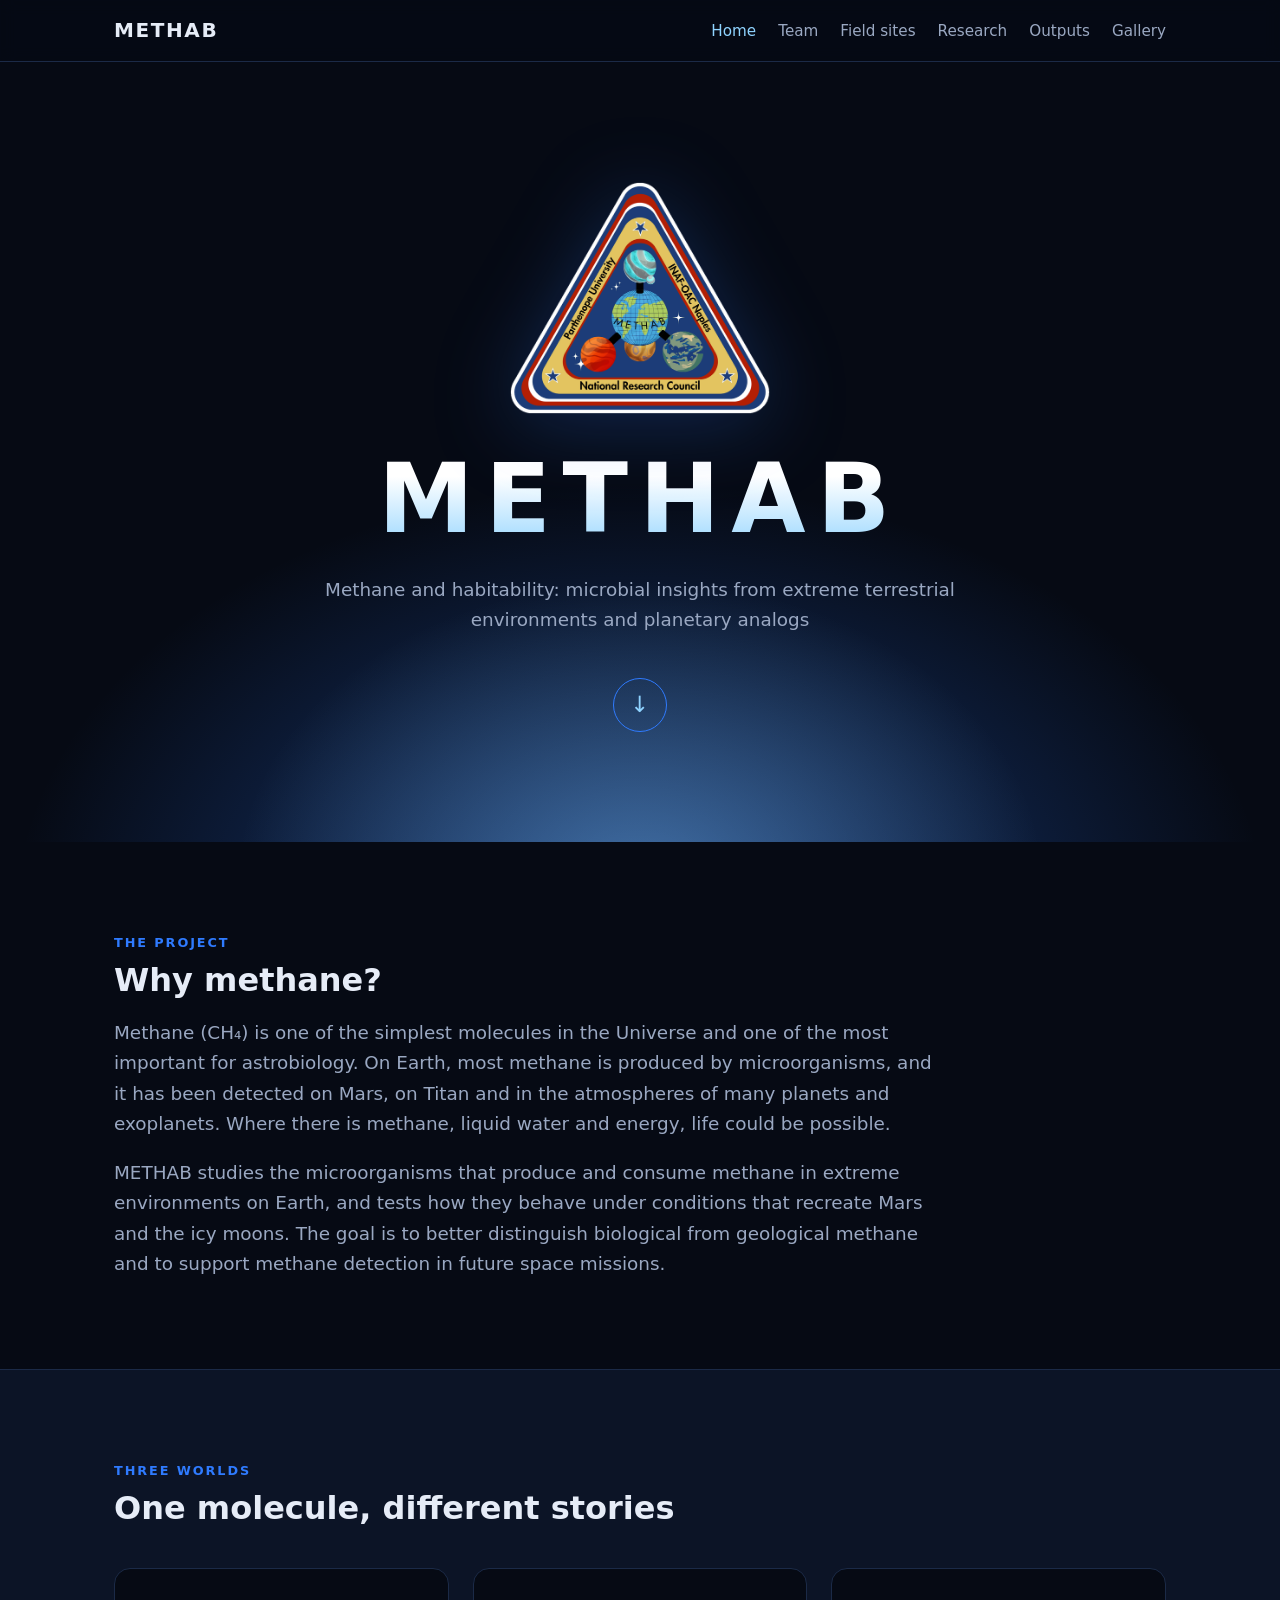
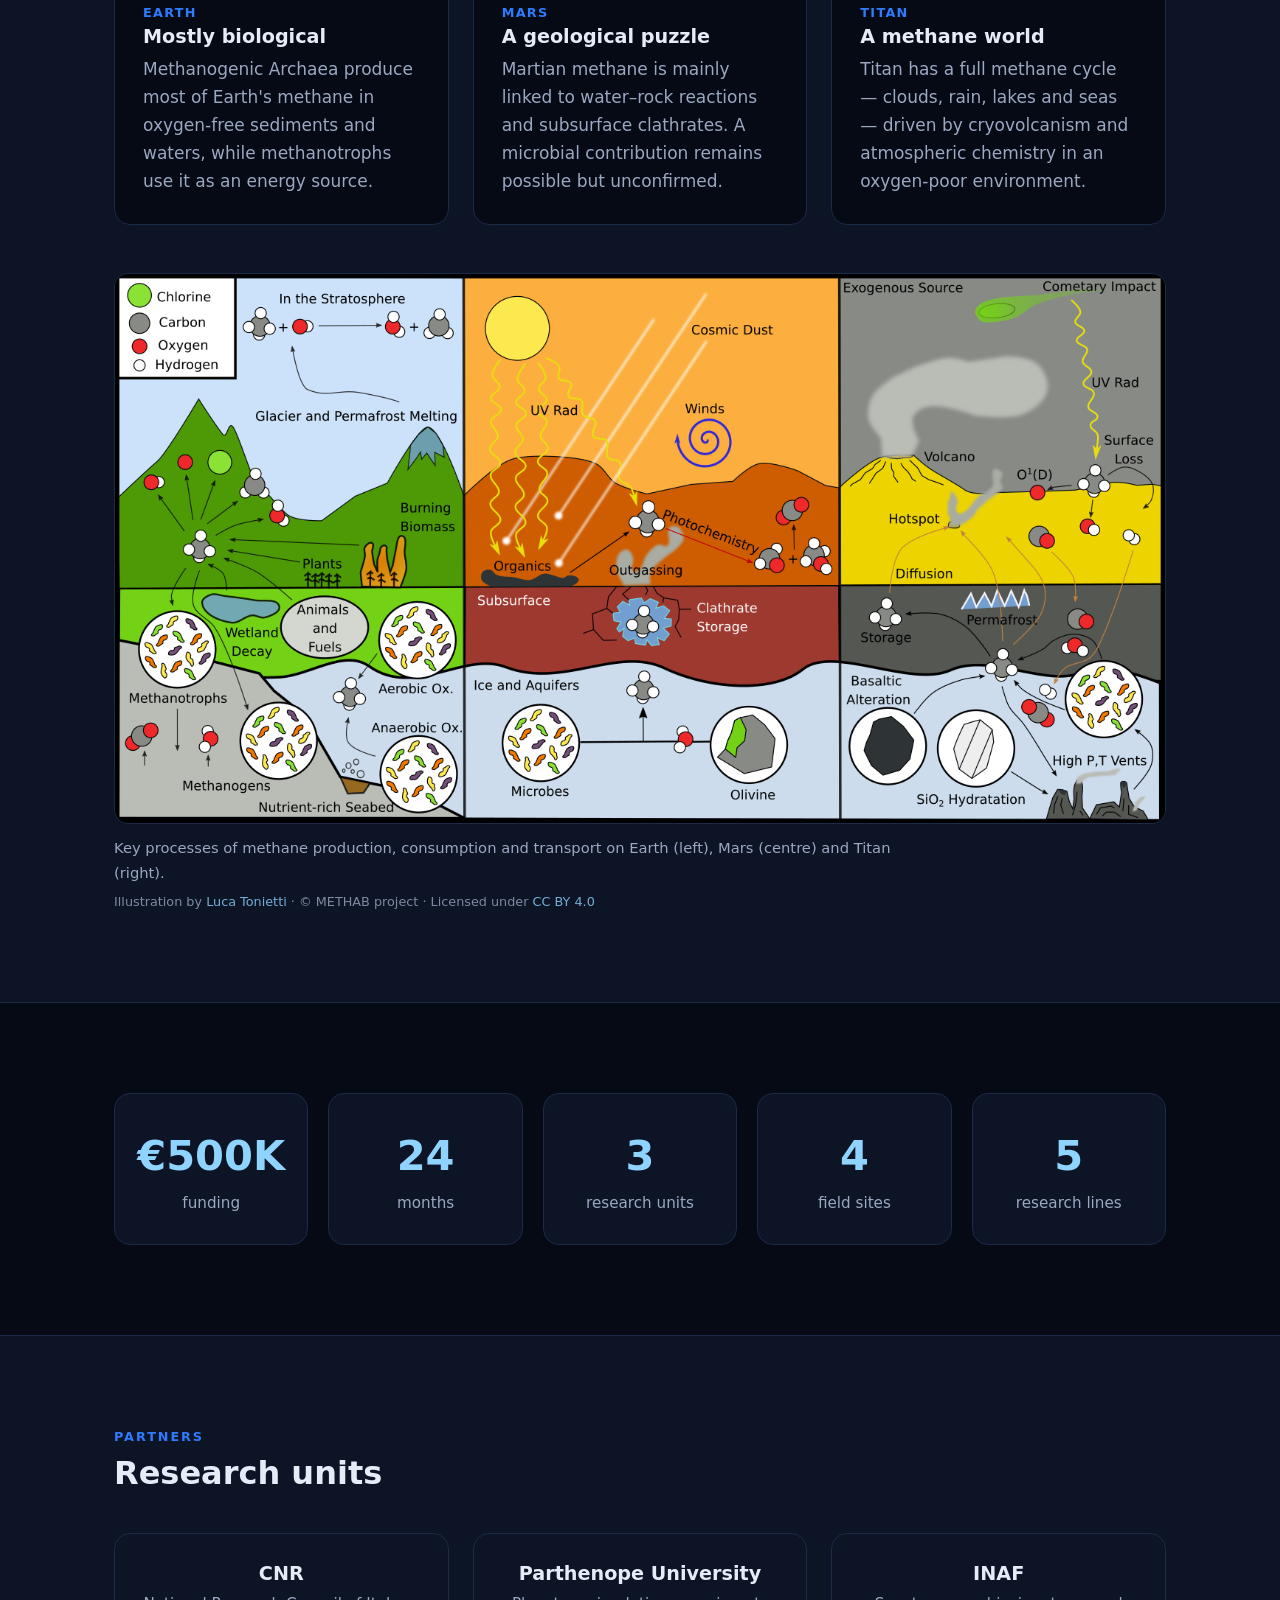
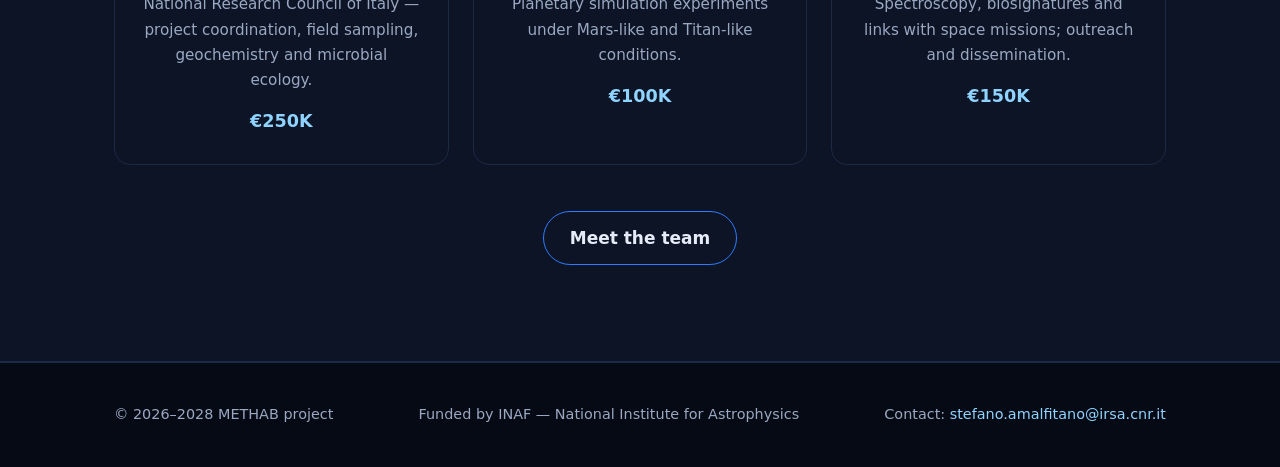
<file: index.html>
<!DOCTYPE html>
<html lang="en">
<head>
  <meta charset="UTF-8">
  <meta name="viewport" content="width=device-width, initial-scale=1.0">
  <title>METHAB — Methane and Habitability</title>
  <meta name="description" content="METHAB: microbial insights into methane cycling in extreme terrestrial environments and planetary analogs.">
  <link rel="stylesheet" href="style.css">

  <!-- Icons (browser tab, phone home screen) -->
  <link rel="icon" type="image/png" sizes="32x32" href="favicon-32.png">
  <link rel="icon" type="image/png" sizes="192x192" href="favicon-192.png">
  <link rel="apple-touch-icon" href="apple-touch-icon.png">

  <!-- Link preview (WhatsApp, LinkedIn, email...). If the domain changes, update the URLs below. -->
  <meta property="og:type" content="website">
  <meta property="og:site_name" content="METHAB">
  <meta property="og:title" content="METHAB — Methane and Habitability">
  <meta property="og:description" content="METHAB: microbial insights into methane cycling in extreme terrestrial environments and planetary analogs.">
  <meta property="og:url" content="https://microecolab.github.io/METHAB/">
  <meta property="og:image" content="https://microecolab.github.io/METHAB/og-image.png">
  <meta name="twitter:card" content="summary_large_image">
</head>
<body>

  <!-- ================= HEADER / MENU (same on every page) ================= -->
  <header class="site-header">
    <div class="container">
      <a href="index.html" class="logo">
        METHAB
      </a>
      <!-- menu button, visible only on phones -->
      <input type="checkbox" id="menu-toggle" class="menu-toggle">
      <label for="menu-toggle" class="menu-btn" aria-label="Menu">☰</label>
      <ul class="nav">
        <li><a href="index.html" class="active">Home</a></li>
        <li><a href="team.html">Team</a></li>
        <li><a href="sites.html">Field sites</a></li>
        <li><a href="research.html">Research</a></li>
        <li><a href="outputs.html">Outputs</a></li>
        <li><a href="gallery.html">Gallery</a></li>
      </ul>
    </div>
  </header>

  <!-- ================= HERO ================= -->
  <div class="hero">
    <div class="container">
      <img src="logo_methab_small.png" alt="METHAB project logo" class="hero-logo">
      <h1>METHAB</h1>
      <p class="subtitle">
        Methane and habitability: microbial insights from extreme terrestrial
        environments and planetary analogs
      </p>
      <a href="#project" class="cue-ring" aria-label="Scroll to the project">↓</a>
    </div>
  </div>

  <!-- ================= THE PROJECT ================= -->
  <section id="project">
    <div class="container">
      <span class="eyebrow">The project</span>
      <h2>Why methane?</h2>
      <p class="lead">
        Methane (CH₄) is one of the simplest molecules in the Universe and one of the most
        important for astrobiology. On Earth, most methane is produced by microorganisms,
        and it has been detected on Mars, on Titan and in the atmospheres of many planets
        and exoplanets. Where there is methane, liquid water and energy, life could be possible.
      </p>
      <p class="lead">
        METHAB studies the microorganisms that produce and consume methane in extreme
        environments on Earth, and tests how they behave under conditions that recreate
        Mars and the icy moons. The goal is to better distinguish biological from geological
        methane and to support methane detection in future space missions.
      </p>
    </div>
  </section>

  <!-- ================= THREE WORLDS ================= -->
  <section class="alt">
    <div class="container">
      <span class="eyebrow">Three worlds</span>
      <h2>One molecule, different stories</h2>
      <div class="cards">
        <div class="card">
          <span class="tag">Earth</span>
          <h3>Mostly biological</h3>
          <p>Methanogenic Archaea produce most of Earth's methane in oxygen-free sediments
             and waters, while methanotrophs use it as an energy source.</p>
        </div>
        <div class="card">
          <span class="tag">Mars</span>
          <h3>A geological puzzle</h3>
          <p>Martian methane is mainly linked to water–rock reactions and subsurface
             clathrates. A microbial contribution remains possible but unconfirmed.</p>
        </div>
        <div class="card">
          <span class="tag">Titan</span>
          <h3>A methane world</h3>
          <p>Titan has a full methane cycle — clouds, rain, lakes and seas — driven by
             cryovolcanism and atmospheric chemistry in an oxygen-poor environment.</p>
        </div>
      </div>

      <figure class="figure">
        <a href="images/fig-three-worlds.png" target="_blank" rel="noopener">
          <img src="images/fig-three-worlds.png" alt="Diagram of methane production, consumption and transport on Earth, Mars and Titan" loading="lazy">
        </a>
        <figcaption>Key processes of methane production, consumption and transport on Earth (left),
          Mars (centre) and Titan (right).
              <span class="fig-license">Illustration by <a href="https://www.lucatonietti.com" target="_blank" rel="noopener">Luca Tonietti</a> · © METHAB project · Licensed under
              <a href="https://creativecommons.org/licenses/by/4.0/" target="_blank" rel="noopener">CC BY 4.0</a></span></figcaption>
      </figure>
    </div>
  </section>

  <!-- ================= KEY NUMBERS ================= -->
  <section>
    <div class="container">
      <div class="stats">
        <div class="stat"><div class="num">€500K</div><div class="label">funding</div></div>
        <div class="stat"><div class="num">24</div><div class="label">months</div></div>
        <div class="stat"><div class="num">3</div><div class="label">research units</div></div>
        <div class="stat"><div class="num">4</div><div class="label">field sites</div></div>
        <div class="stat"><div class="num">5</div><div class="label">research lines</div></div>
      </div>
    </div>
  </section>

  <!-- ================= PARTNERS ================= -->
  <section class="alt">
    <div class="container">
      <span class="eyebrow">Partners</span>
      <h2>Research units</h2>
      <div class="partners">
        <div class="partner">
          <h3>CNR</h3>
          <p>National Research Council of Italy — project coordination, field sampling,
             geochemistry and microbial ecology.</p>
          <p class="budget">€250K</p>
        </div>
        <div class="partner">
          <h3>Parthenope University</h3>
          <p>Planetary simulation experiments under Mars-like and Titan-like conditions.</p>
          <p class="budget">€100K</p>
        </div>
        <div class="partner">
          <h3>INAF</h3>
          <p>Spectroscopy, biosignatures and links with space missions; outreach and dissemination.</p>
          <p class="budget">€150K</p>
        </div>
      </div>
      <p style="margin-top:40px; text-align:center;">
        <a href="team.html" class="btn">Meet the team</a>
      </p>
    </div>
  </section>

  <!-- ================= FOOTER (same on every page) ================= -->
  <footer class="site-footer">
    <div class="container">
      <span>© 2026–2028 METHAB project</span>
      <span>Funded by INAF — National Institute for Astrophysics</span>
      <span>Contact: <a href="mailto:stefano.amalfitano@irsa.cnr.it">stefano.amalfitano@irsa.cnr.it</a></span>
    </div>
  </footer>

</body>
</html>
</file>
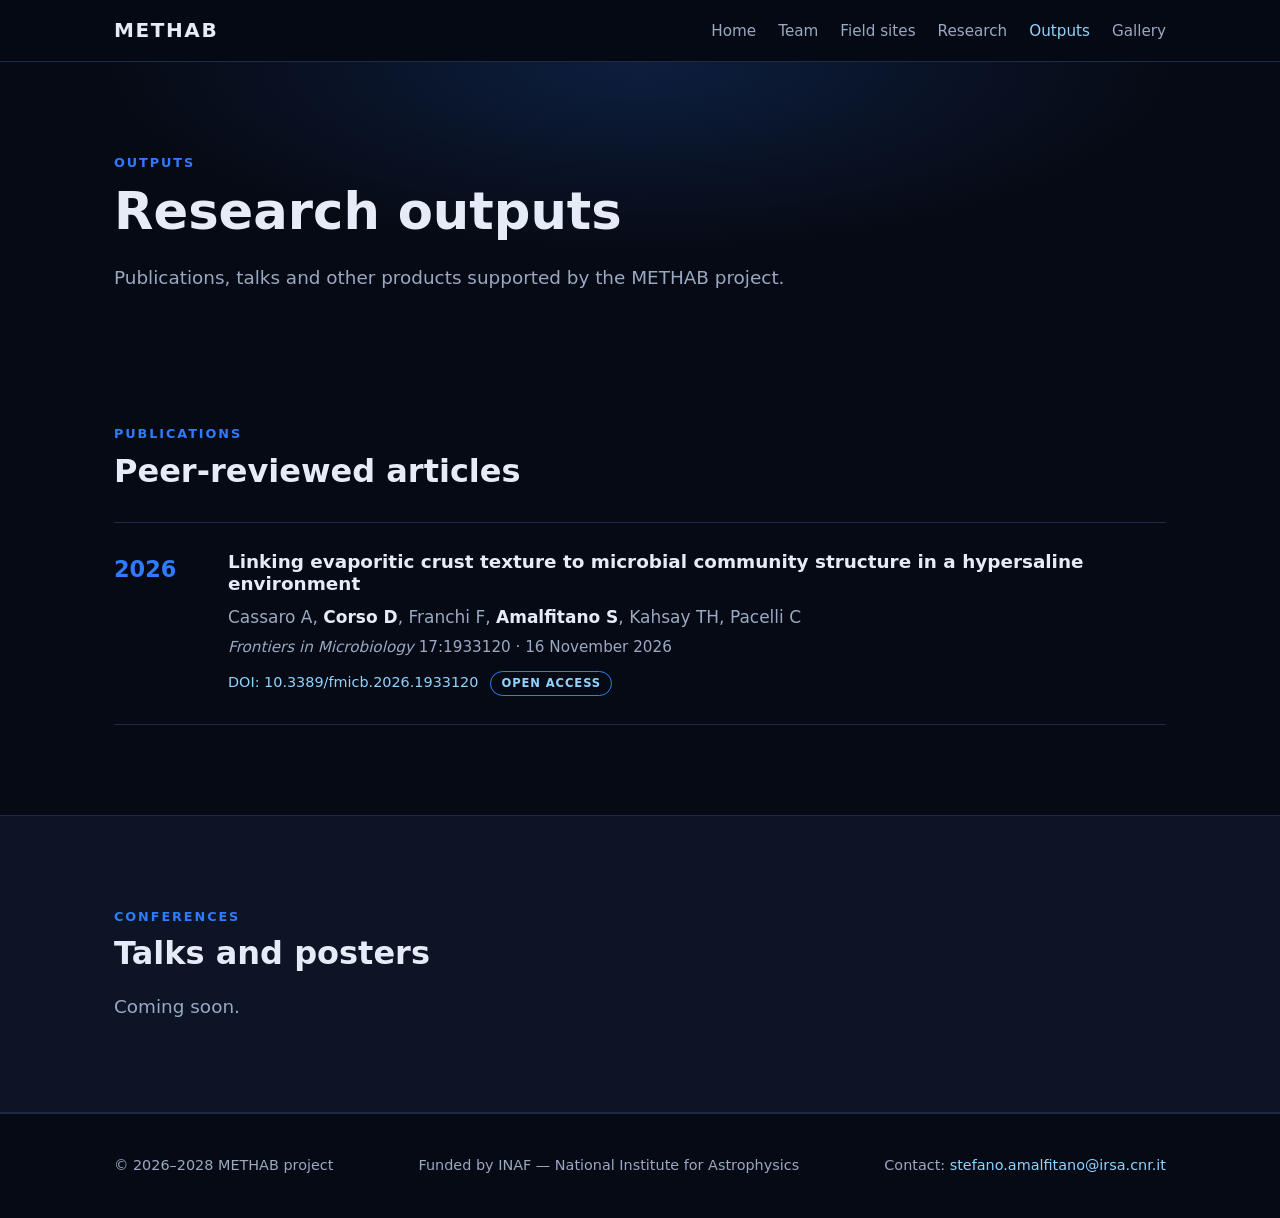
<file: outputs.html>
<!DOCTYPE html>
<html lang="en">
<head>
  <meta charset="UTF-8">
  <meta name="viewport" content="width=device-width, initial-scale=1.0">
  <title>Outputs — METHAB</title>
  <meta name="description" content="Publications, talks and other research outputs of the METHAB project.">
  <link rel="stylesheet" href="style.css">

  <!-- Icons (browser tab, phone home screen) -->
  <link rel="icon" type="image/png" sizes="32x32" href="favicon-32.png">
  <link rel="icon" type="image/png" sizes="192x192" href="favicon-192.png">
  <link rel="apple-touch-icon" href="apple-touch-icon.png">

  <!-- Link preview (WhatsApp, LinkedIn, email...). If the domain changes, update the URLs below. -->
  <meta property="og:type" content="website">
  <meta property="og:site_name" content="METHAB">
  <meta property="og:title" content="Outputs — METHAB">
  <meta property="og:description" content="Publications, talks and other research outputs of the METHAB project.">
  <meta property="og:url" content="https://microecolab.github.io/METHAB/outputs.html">
  <meta property="og:image" content="https://microecolab.github.io/METHAB/og-image.png">
  <meta name="twitter:card" content="summary_large_image">
</head>
<body>

  <!-- ================= HEADER / MENU (same on every page) ================= -->
  <header class="site-header">
    <div class="container">
      <a href="index.html" class="logo">
        METHAB
      </a>
      <!-- menu button, visible only on phones -->
      <input type="checkbox" id="menu-toggle" class="menu-toggle">
      <label for="menu-toggle" class="menu-btn" aria-label="Menu">☰</label>
      <ul class="nav">
        <li><a href="index.html">Home</a></li>
        <li><a href="team.html">Team</a></li>
        <li><a href="sites.html">Field sites</a></li>
        <li><a href="research.html">Research</a></li>
        <li><a href="outputs.html" class="active">Outputs</a></li>
        <li><a href="gallery.html">Gallery</a></li>
      </ul>
    </div>
  </header>

  <!-- ================= PAGE TITLE ================= -->
  <div class="page-head">
    <div class="container">
      <span class="eyebrow">Outputs</span>
      <h1>Research outputs</h1>
      <p class="lead">
        Publications, talks and other products supported by the METHAB project.
      </p>
    </div>
  </div>

  <!-- ================= PUBLICATIONS =================
       TO ADD A PUBLICATION: copy one <article class="pub"> ... </article> block,
       paste it at the top of the list (newest first) and change the text.
       Put the names of METHAB team members inside <strong> ... </strong>.
  -->
  <section>
    <div class="container">
      <span class="eyebrow">Publications</span>
      <h2>Peer-reviewed articles</h2>

      <div class="pubs">

        <article class="pub">
          <div class="pub-year">2026</div>
          <div class="pub-body">
            <h3>
              <a href="https://doi.org/10.3389/fmicb.2026.1933120" target="_blank" rel="noopener">
                Linking evaporitic crust texture to microbial community structure in a hypersaline environment
              </a>
            </h3>
            <p class="pub-authors">
              Cassaro A, <strong>Corso D</strong>, Franchi F, <strong>Amalfitano S</strong>, Kahsay TH, Pacelli C
            </p>
            <p class="pub-journal">
              <em>Frontiers in Microbiology</em> 17:1933120 · 16 November 2026
            </p>
            <p class="pub-links">
              <a href="https://doi.org/10.3389/fmicb.2026.1933120" target="_blank" rel="noopener">DOI: 10.3389/fmicb.2026.1933120</a>
              <span class="pub-oa">Open access</span>
            </p>
          </div>
        </article>

      </div>
    </div>
  </section>

  <!-- ================= TALKS & POSTERS ================= -->
  <section class="alt">
    <div class="container">
      <span class="eyebrow">Conferences</span>
      <h2>Talks and posters</h2>
      <p class="lead">Coming soon.</p>
    </div>
  </section>

  <!-- ================= FOOTER (same on every page) ================= -->
  <footer class="site-footer">
    <div class="container">
      <span>© 2026–2028 METHAB project</span>
      <span>Funded by INAF — National Institute for Astrophysics</span>
      <span>Contact: <a href="mailto:stefano.amalfitano@irsa.cnr.it">stefano.amalfitano@irsa.cnr.it</a></span>
    </div>
  </footer>

</body>
</html>
</file>
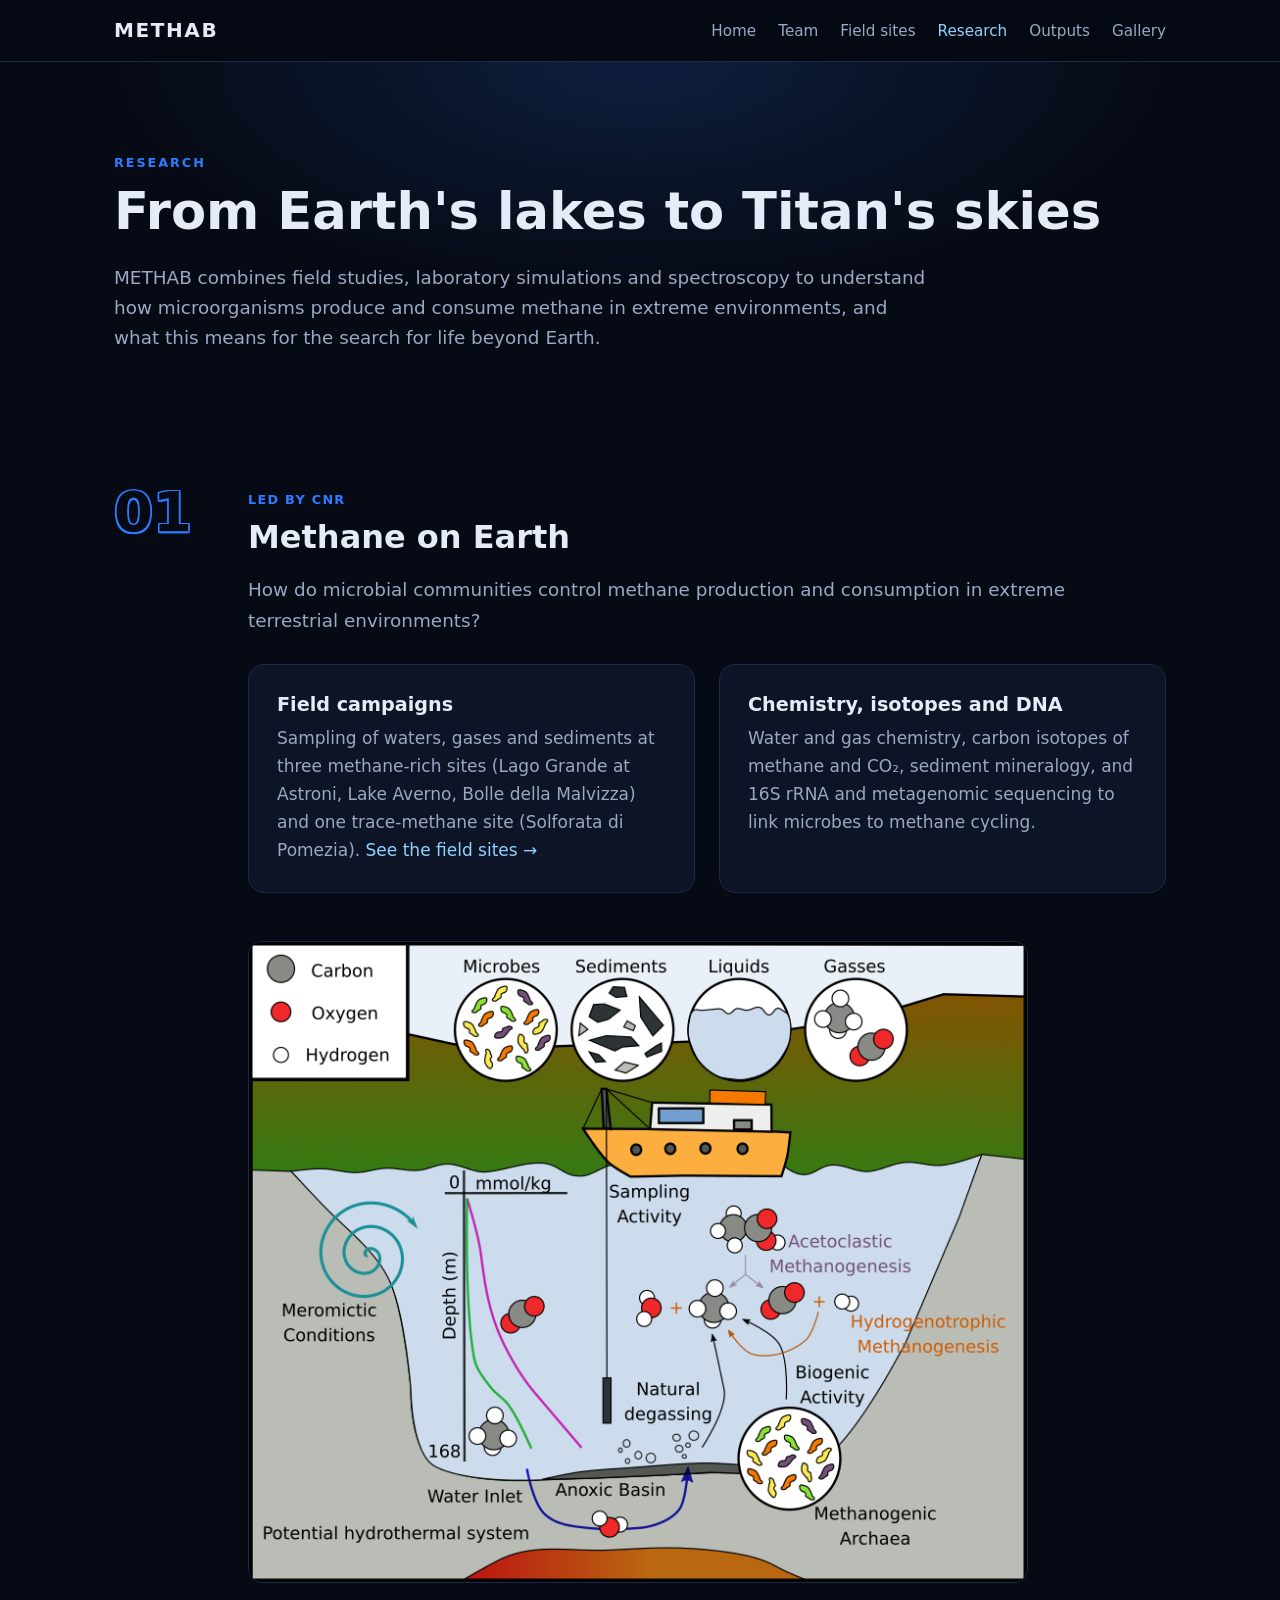
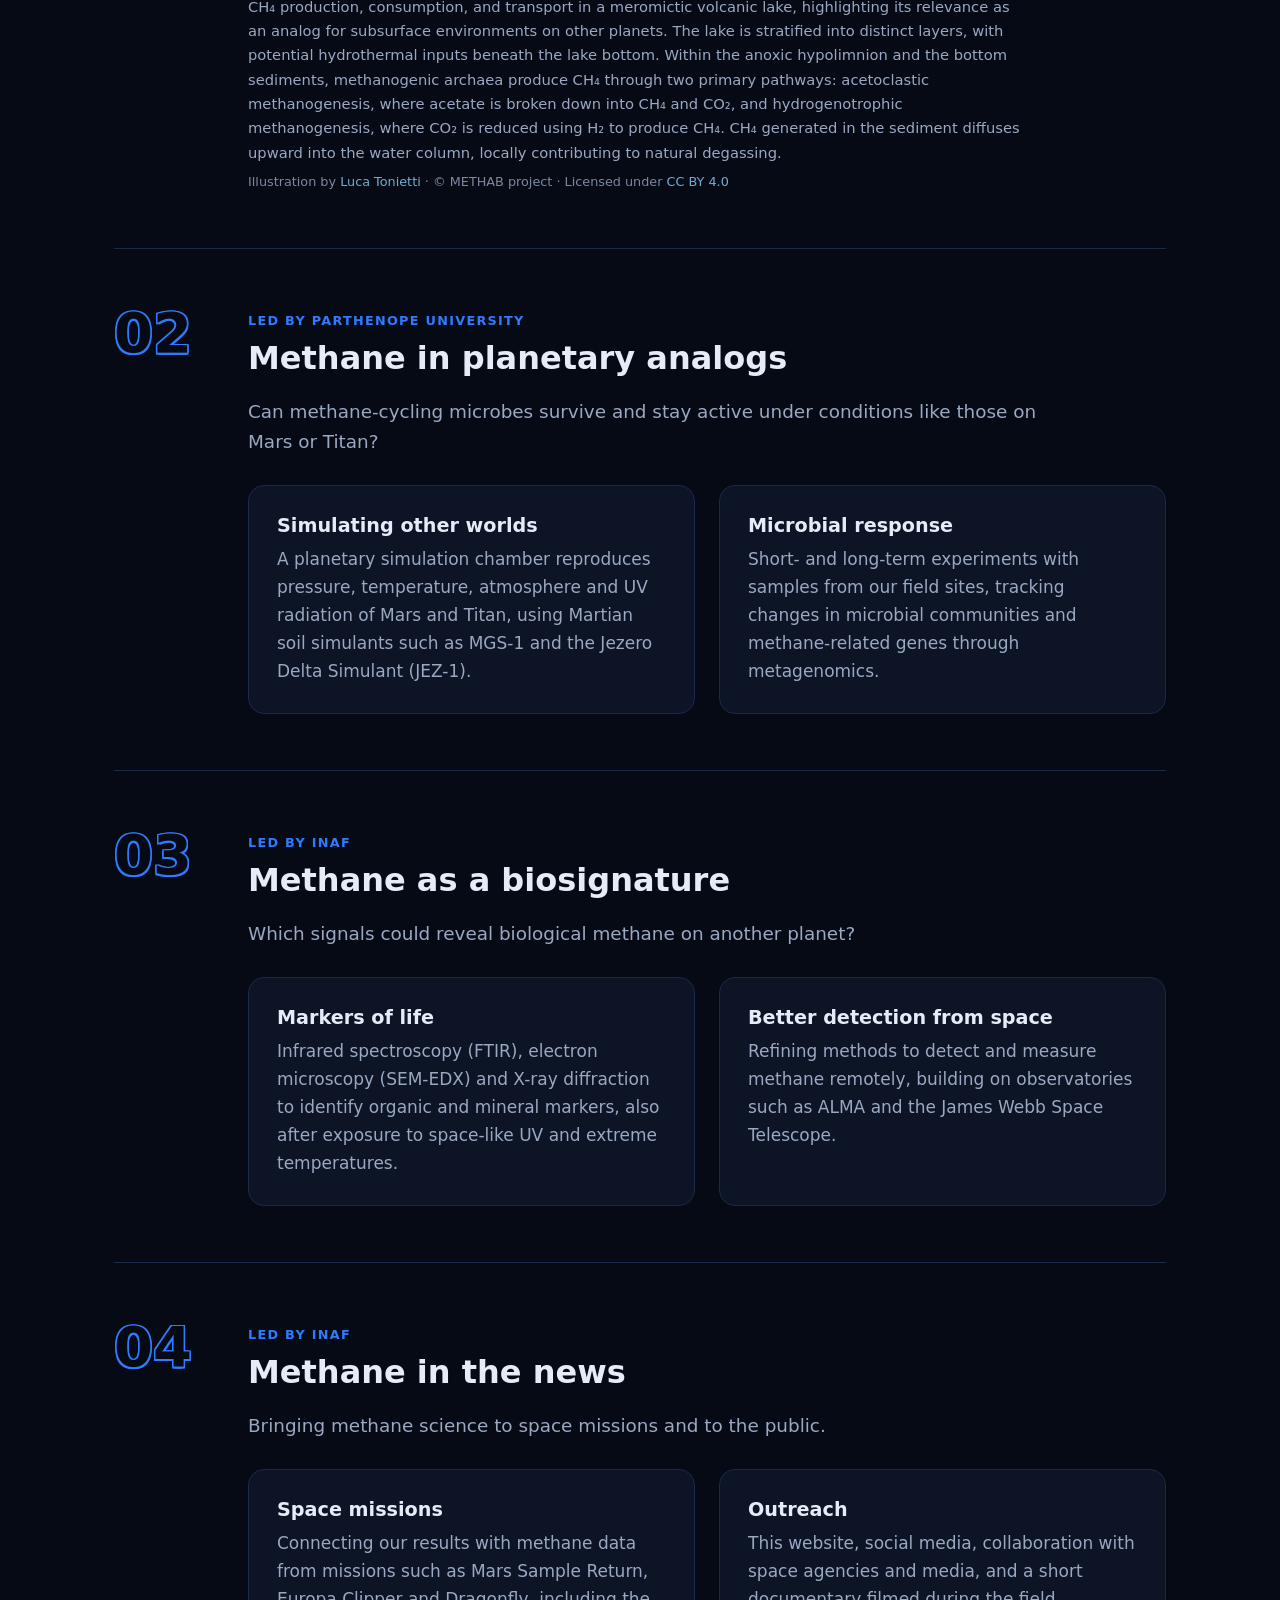
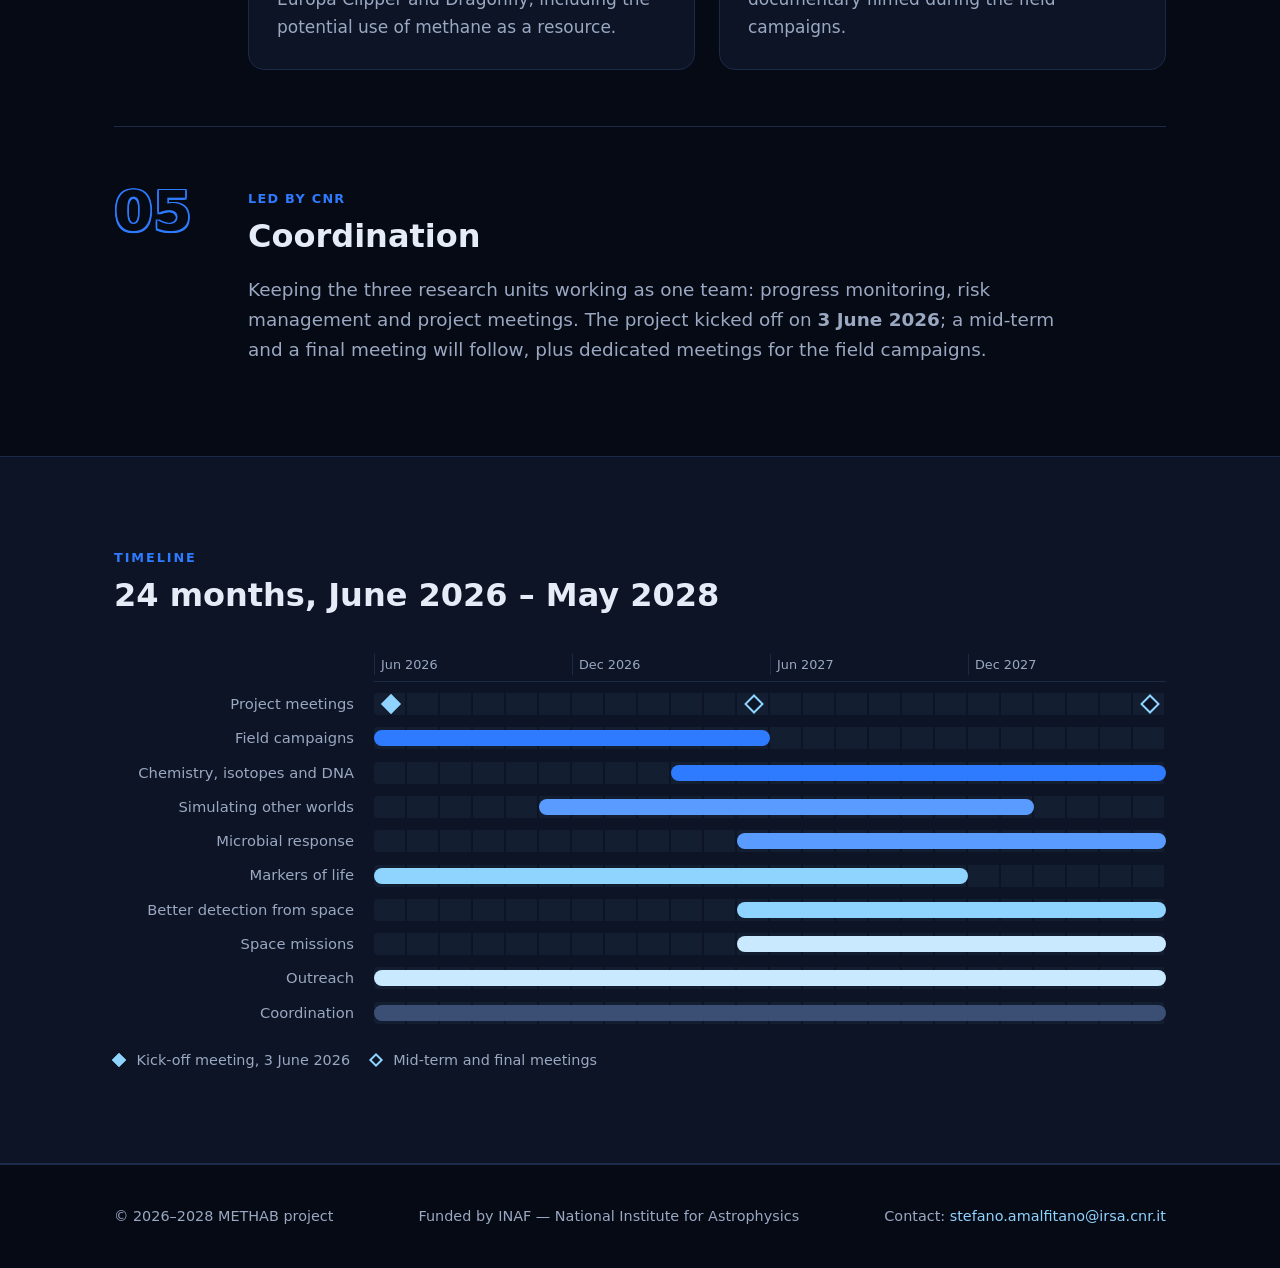
<file: research.html>
<!DOCTYPE html>
<html lang="en">
<head>
  <meta charset="UTF-8">
  <meta name="viewport" content="width=device-width, initial-scale=1.0">
  <title>Research — METHAB</title>
  <meta name="description" content="METHAB research: methane on Earth, in planetary analogs and as a biosignature.">
  <link rel="stylesheet" href="style.css">

  <!-- Icons (browser tab, phone home screen) -->
  <link rel="icon" type="image/png" sizes="32x32" href="favicon-32.png">
  <link rel="icon" type="image/png" sizes="192x192" href="favicon-192.png">
  <link rel="apple-touch-icon" href="apple-touch-icon.png">

  <!-- Link preview (WhatsApp, LinkedIn, email...). If the domain changes, update the URLs below. -->
  <meta property="og:type" content="website">
  <meta property="og:site_name" content="METHAB">
  <meta property="og:title" content="Research — METHAB">
  <meta property="og:description" content="METHAB research: methane on Earth, in planetary analogs and as a biosignature.">
  <meta property="og:url" content="https://microecolab.github.io/METHAB/research.html">
  <meta property="og:image" content="https://microecolab.github.io/METHAB/og-image.png">
  <meta name="twitter:card" content="summary_large_image">
</head>
<body>

  <!-- ================= HEADER / MENU (same on every page) ================= -->
  <header class="site-header">
    <div class="container">
      <a href="index.html" class="logo">
        METHAB
      </a>
      <!-- menu button, visible only on phones -->
      <input type="checkbox" id="menu-toggle" class="menu-toggle">
      <label for="menu-toggle" class="menu-btn" aria-label="Menu">☰</label>
      <ul class="nav">
        <li><a href="index.html">Home</a></li>
        <li><a href="team.html">Team</a></li>
        <li><a href="sites.html">Field sites</a></li>
        <li><a href="research.html" class="active">Research</a></li>
        <li><a href="outputs.html">Outputs</a></li>
        <li><a href="gallery.html">Gallery</a></li>
      </ul>
    </div>
  </header>

  <!-- ================= PAGE TITLE ================= -->
  <div class="page-head">
    <div class="container">
      <span class="eyebrow">Research</span>
      <h1>From Earth's lakes to Titan's skies</h1>
      <p class="lead">
        METHAB combines field studies, laboratory simulations and spectroscopy to
        understand how microorganisms produce and consume methane in extreme
        environments, and what this means for the search for life beyond Earth.
      </p>
    </div>
  </div>

  <!-- ================= RESEARCH LINES ================= -->
  <section>
    <div class="container">

      <!-- Line 1 -->
      <div class="line">
        <div class="line-num">01</div>
        <div class="line-body">
          <span class="tag">Led by CNR</span>
          <h2>Methane on Earth</h2>
          <p class="lead">
            How do microbial communities control methane production and consumption
            in extreme terrestrial environments?
          </p>
          <div class="cards">
            <div class="card">
              <h3>Field campaigns</h3>
              <p>Sampling of waters, gases and sediments at three methane-rich sites
                 (Lago Grande at Astroni, Lake Averno, Bolle della Malvizza) and one trace-methane
                 site (Solforata di Pomezia).
                 <a href="sites.html">See the field sites →</a></p>
            </div>
            <div class="card">
              <h3>Chemistry, isotopes and DNA</h3>
              <p>Water and gas chemistry, carbon isotopes of methane and CO₂, sediment
                 mineralogy, and 16S rRNA and metagenomic sequencing to link microbes
                 to methane cycling.</p>
            </div>
          </div>

          <figure class="figure narrow">
            <a href="images/fig-meromictic-lake.png" target="_blank" rel="noopener">
              <img src="images/fig-meromictic-lake.png" alt="Diagram of methane cycling and sampling in a meromictic volcanic lake" loading="lazy">
            </a>
            <figcaption>CH₄ production, consumption, and transport in a meromictic volcanic lake,
              highlighting its relevance as an analog for subsurface environments on other planets.
              The lake is stratified into distinct layers, with potential hydrothermal inputs beneath
              the lake bottom. Within the anoxic hypolimnion and the bottom sediments, methanogenic
              archaea produce CH₄ through two primary pathways: acetoclastic methanogenesis, where
              acetate is broken down into CH₄ and CO₂, and hydrogenotrophic methanogenesis, where
              CO₂ is reduced using H₂ to produce CH₄. CH₄ generated in the sediment diffuses upward
              into the water column, locally contributing to natural degassing.
              <span class="fig-license">Illustration by <a href="https://www.lucatonietti.com" target="_blank" rel="noopener">Luca Tonietti</a> · © METHAB project · Licensed under
              <a href="https://creativecommons.org/licenses/by/4.0/" target="_blank" rel="noopener">CC BY 4.0</a></span></figcaption>
          </figure>
        </div>
      </div>

      <!-- Line 2 -->
      <div class="line">
        <div class="line-num">02</div>
        <div class="line-body">
          <span class="tag">Led by Parthenope University</span>
          <h2>Methane in planetary analogs</h2>
          <p class="lead">
            Can methane-cycling microbes survive and stay active under conditions
            like those on Mars or Titan?
          </p>
          <div class="cards">
            <div class="card">
              <h3>Simulating other worlds</h3>
              <p>A planetary simulation chamber reproduces pressure, temperature,
                 atmosphere and UV radiation of Mars and Titan, using Martian soil
                 simulants such as MGS-1 and the Jezero Delta Simulant (JEZ-1).</p>
            </div>
            <div class="card">
              <h3>Microbial response</h3>
              <p>Short- and long-term experiments with samples from our field sites,
                 tracking changes in microbial communities and methane-related genes
                 through metagenomics.</p>
            </div>
          </div>
        </div>
      </div>

      <!-- Line 3 -->
      <div class="line">
        <div class="line-num">03</div>
        <div class="line-body">
          <span class="tag">Led by INAF</span>
          <h2>Methane as a biosignature</h2>
          <p class="lead">
            Which signals could reveal biological methane on another planet?
          </p>
          <div class="cards">
            <div class="card">
              <h3>Markers of life</h3>
              <p>Infrared spectroscopy (FTIR), electron microscopy (SEM-EDX) and X-ray
                 diffraction to identify organic and mineral markers, also after
                 exposure to space-like UV and extreme temperatures.</p>
            </div>
            <div class="card">
              <h3>Better detection from space</h3>
              <p>Refining methods to detect and measure methane remotely, building on
                 observatories such as ALMA and the James Webb Space Telescope.</p>
            </div>
          </div>
        </div>
      </div>

      <!-- Line 4 -->
      <div class="line">
        <div class="line-num">04</div>
        <div class="line-body">
          <span class="tag">Led by INAF</span>
          <h2>Methane in the news</h2>
          <p class="lead">
            Bringing methane science to space missions and to the public.
          </p>
          <div class="cards">
            <div class="card">
              <h3>Space missions</h3>
              <p>Connecting our results with methane data from missions such as
                 Mars Sample Return, Europa Clipper and Dragonfly, including the
                 potential use of methane as a resource.</p>
            </div>
            <div class="card">
              <h3>Outreach</h3>
              <p>This website, social media, collaboration with space agencies and
                 media, and a short documentary filmed during the field campaigns.</p>
            </div>
          </div>
        </div>
      </div>

      <!-- Line 5 -->
      <div class="line">
        <div class="line-num">05</div>
        <div class="line-body">
          <span class="tag">Led by CNR</span>
          <h2>Coordination</h2>
          <p class="lead">
            Keeping the three research units working as one team: progress monitoring,
            risk management and project meetings. The project kicked off on
            <strong>3 June 2026</strong>; a mid-term and a final meeting will follow,
            plus dedicated meetings for the field campaigns.
          </p>
        </div>
      </div>

    </div>
  </section>

  <!-- ================= TIMELINE ================= -->
  <section class="alt">
    <div class="container">
      <span class="eyebrow">Timeline</span>
      <h2>24 months, June 2026 – May 2028</h2>

      <!-- Each bar: grid-column: start month / end month + 1 (month 1 = June 2026) -->
      <div class="timeline">
        <div class="tl-axis">
          <span style="grid-column: 1 / 7">Jun 2026</span>
          <span style="grid-column: 7 / 13">Dec 2026</span>
          <span style="grid-column: 13 / 19">Jun 2027</span>
          <span style="grid-column: 19 / 25">Dec 2027</span>
        </div>

        <!-- Meetings: one diamond per meeting; "done" = already held -->
        <div class="tl-label">Project meetings</div>
        <div class="tl-row">
          <div class="tl-ms done" style="grid-column: 1" title="Kick-off meeting — 3 June 2026"></div>
          <div class="tl-ms" style="grid-column: 12" title="Mid-term meeting"></div>
          <div class="tl-ms" style="grid-column: 24" title="Final meeting"></div>
        </div>

        <div class="tl-label">Field campaigns</div>
        <div class="tl-row"><div class="tl-bar" style="grid-column: 1 / 13"></div></div>

        <div class="tl-label">Chemistry, isotopes and DNA</div>
        <div class="tl-row"><div class="tl-bar" style="grid-column: 10 / 25"></div></div>

        <div class="tl-label">Simulating other worlds</div>
        <div class="tl-row"><div class="tl-bar b2" style="grid-column: 6 / 21"></div></div>

        <div class="tl-label">Microbial response</div>
        <div class="tl-row"><div class="tl-bar b2" style="grid-column: 12 / 25"></div></div>

        <div class="tl-label">Markers of life</div>
        <div class="tl-row"><div class="tl-bar b3" style="grid-column: 1 / 19"></div></div>

        <div class="tl-label">Better detection from space</div>
        <div class="tl-row"><div class="tl-bar b3" style="grid-column: 12 / 25"></div></div>

        <div class="tl-label">Space missions</div>
        <div class="tl-row"><div class="tl-bar b4" style="grid-column: 12 / 25"></div></div>

        <div class="tl-label">Outreach</div>
        <div class="tl-row"><div class="tl-bar b4" style="grid-column: 1 / 25"></div></div>

        <div class="tl-label">Coordination</div>
        <div class="tl-row"><div class="tl-bar b5" style="grid-column: 1 / 25"></div></div>
      </div>

      <p class="tl-note">
        <span class="tl-ms done"></span> Kick-off meeting, 3 June 2026
        <span class="tl-ms"></span> Mid-term and final meetings
      </p>
    </div>
  </section>

  <!-- ================= FOOTER (same on every page) ================= -->
  <footer class="site-footer">
    <div class="container">
      <span>© 2026–2028 METHAB project</span>
      <span>Funded by INAF — National Institute for Astrophysics</span>
      <span>Contact: <a href="mailto:stefano.amalfitano@irsa.cnr.it">stefano.amalfitano@irsa.cnr.it</a></span>
    </div>
  </footer>

</body>
</html>
</file>
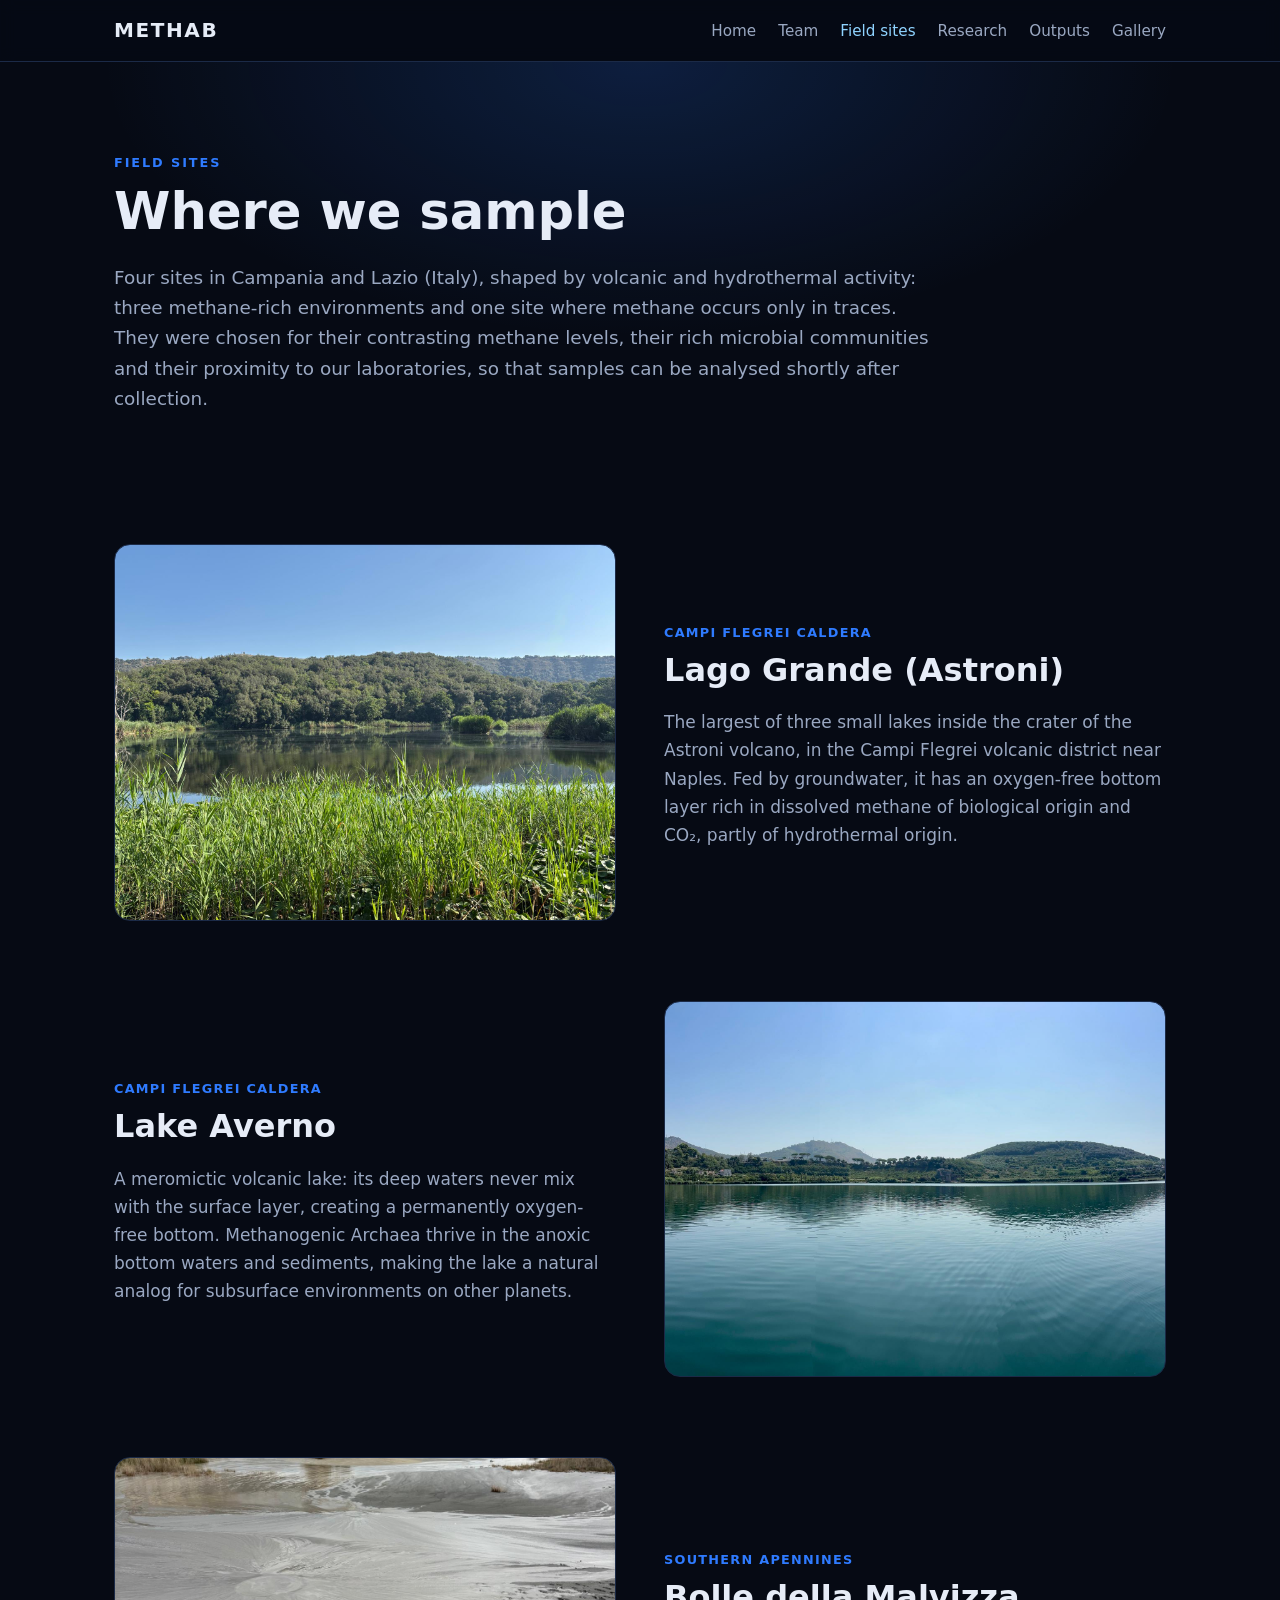
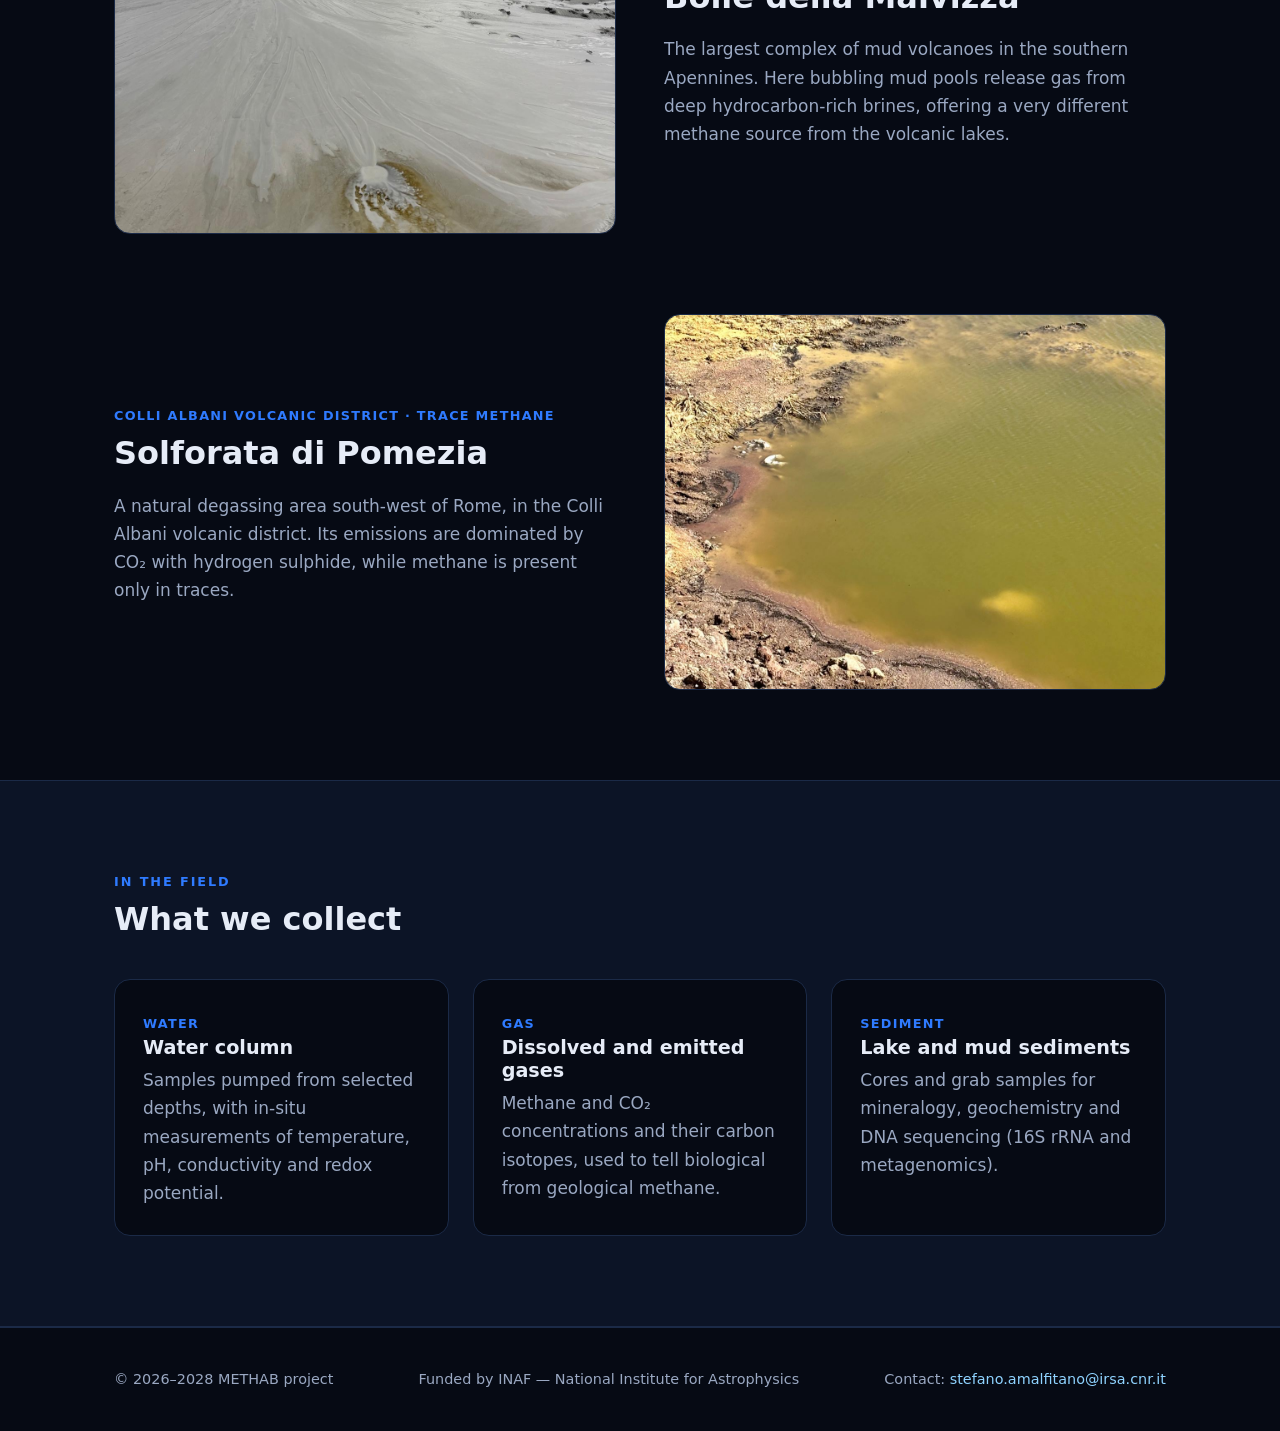
<file: sites.html>
<!DOCTYPE html>
<html lang="en">
<head>
  <meta charset="UTF-8">
  <meta name="viewport" content="width=device-width, initial-scale=1.0">
  <title>Field sites — METHAB</title>
  <meta name="description" content="METHAB field sites: Lago Grande (Astroni), Lake Averno, Bolle della Malvizza and Solforata di Pomezia.">
  <link rel="stylesheet" href="style.css">

  <!-- Icons (browser tab, phone home screen) -->
  <link rel="icon" type="image/png" sizes="32x32" href="favicon-32.png">
  <link rel="icon" type="image/png" sizes="192x192" href="favicon-192.png">
  <link rel="apple-touch-icon" href="apple-touch-icon.png">

  <!-- Link preview (WhatsApp, LinkedIn, email...). If the domain changes, update the URLs below. -->
  <meta property="og:type" content="website">
  <meta property="og:site_name" content="METHAB">
  <meta property="og:title" content="Field sites — METHAB">
  <meta property="og:description" content="METHAB field sites: Lago Grande (Astroni), Lake Averno, Bolle della Malvizza and Solforata di Pomezia.">
  <meta property="og:url" content="https://microecolab.github.io/METHAB/sites.html">
  <meta property="og:image" content="https://microecolab.github.io/METHAB/og-image.png">
  <meta name="twitter:card" content="summary_large_image">
</head>
<body>

  <!-- ================= HEADER / MENU (same on every page) ================= -->
  <header class="site-header">
    <div class="container">
      <a href="index.html" class="logo">
        METHAB
      </a>
      <!-- menu button, visible only on phones -->
      <input type="checkbox" id="menu-toggle" class="menu-toggle">
      <label for="menu-toggle" class="menu-btn" aria-label="Menu">☰</label>
      <ul class="nav">
        <li><a href="index.html">Home</a></li>
        <li><a href="team.html">Team</a></li>
        <li><a href="sites.html" class="active">Field sites</a></li>
        <li><a href="research.html">Research</a></li>
        <li><a href="outputs.html">Outputs</a></li>
        <li><a href="gallery.html">Gallery</a></li>
      </ul>
    </div>
  </header>

  <!-- ================= PAGE TITLE ================= -->
  <div class="page-head">
    <div class="container">
      <span class="eyebrow">Field sites</span>
      <h1>Where we sample</h1>
      <p class="lead">
        Four sites in Campania and Lazio (Italy), shaped by volcanic and hydrothermal
        activity: three methane-rich environments and one site where methane occurs
        only in traces. They were chosen for their contrasting methane levels, their rich
        microbial communities and their proximity to our laboratories, so that samples
        can be analysed shortly after collection.
      </p>
    </div>
  </div>

  <!-- ================= SITES =================
       PHOTOS: each site shows photo number 1 of its gallery folder:
       images/gallery/astroni/astroni1.jpg
       images/gallery/averno/averno1.jpg
       images/gallery/malvizza/malvizza1.jpg
       images/gallery/pomezia/pomezia1.jpg
       Until a photo is there, a blue gradient is shown instead.
  -->
  <section>
    <div class="container">

      <!-- Site 1 -->
      <div class="site">
        <div class="site-photo" style="background-image: url('images/gallery/astroni/astroni1.jpg'), var(--photo-fallback);"></div>
        <div class="site-text">
          <span class="tag">Campi Flegrei caldera</span>
          <h2>Lago Grande (Astroni)</h2>
          <p>
            The largest of three small lakes inside the crater of the Astroni volcano, in
            the Campi Flegrei volcanic district near Naples. Fed by groundwater, it has an
            oxygen-free bottom layer rich in dissolved methane of biological origin and CO₂,
            partly of hydrothermal origin.
          </p>
        </div>
      </div>

      <!-- Site 2 -->
      <div class="site reverse">
        <div class="site-photo" style="background-image: url('images/gallery/averno/averno1.jpg'), var(--photo-fallback);"></div>
        <div class="site-text">
          <span class="tag">Campi Flegrei caldera</span>
          <h2>Lake Averno</h2>
          <p>
            A meromictic volcanic lake: its deep waters never mix with the surface
            layer, creating a permanently oxygen-free bottom. Methanogenic Archaea
            thrive in the anoxic bottom waters and sediments, making the lake a natural
            analog for subsurface environments on other planets.
          </p>
        </div>
      </div>

      <!-- Site 3 -->
      <div class="site">
        <div class="site-photo" style="background-image: url('images/gallery/malvizza/malvizza1.jpg'), var(--photo-fallback);"></div>
        <div class="site-text">
          <span class="tag">Southern Apennines</span>
          <h2>Bolle della Malvizza</h2>
          <p>
            The largest complex of mud volcanoes in the southern Apennines. Here
            bubbling mud pools release gas from deep hydrocarbon-rich brines, offering
            a very different methane source from the volcanic lakes.
          </p>
        </div>
      </div>

      <!-- Site 4 -->
      <div class="site reverse">
        <div class="site-photo" style="background-image: url('images/gallery/pomezia/pomezia1.jpg'), var(--photo-fallback);"></div>
        <div class="site-text">
          <span class="tag">Colli Albani volcanic district · trace methane</span>
          <h2>Solforata di Pomezia</h2>
          <p>
            A natural degassing area south-west of Rome, in the Colli Albani volcanic
            district. Its emissions are dominated by CO₂ with hydrogen sulphide, while
            methane is present only in traces.
          </p>
        </div>
      </div>

    </div>
  </section>

  <!-- ================= WHAT WE COLLECT ================= -->
  <section class="alt">
    <div class="container">
      <span class="eyebrow">In the field</span>
      <h2>What we collect</h2>
      <div class="cards">
        <div class="card">
          <span class="tag">Water</span>
          <h3>Water column</h3>
          <p>Samples pumped from selected depths, with in-situ measurements of
             temperature, pH, conductivity and redox potential.</p>
        </div>
        <div class="card">
          <span class="tag">Gas</span>
          <h3>Dissolved and emitted gases</h3>
          <p>Methane and CO₂ concentrations and their carbon isotopes, used to tell
             biological from geological methane.</p>
        </div>
        <div class="card">
          <span class="tag">Sediment</span>
          <h3>Lake and mud sediments</h3>
          <p>Cores and grab samples for mineralogy, geochemistry and DNA sequencing
             (16S rRNA and metagenomics).</p>
        </div>
      </div>
    </div>
  </section>

  <!-- ================= FOOTER (same on every page) ================= -->
  <footer class="site-footer">
    <div class="container">
      <span>© 2026–2028 METHAB project</span>
      <span>Funded by INAF — National Institute for Astrophysics</span>
      <span>Contact: <a href="mailto:stefano.amalfitano@irsa.cnr.it">stefano.amalfitano@irsa.cnr.it</a></span>
    </div>
  </footer>

</body>
</html>
</file>
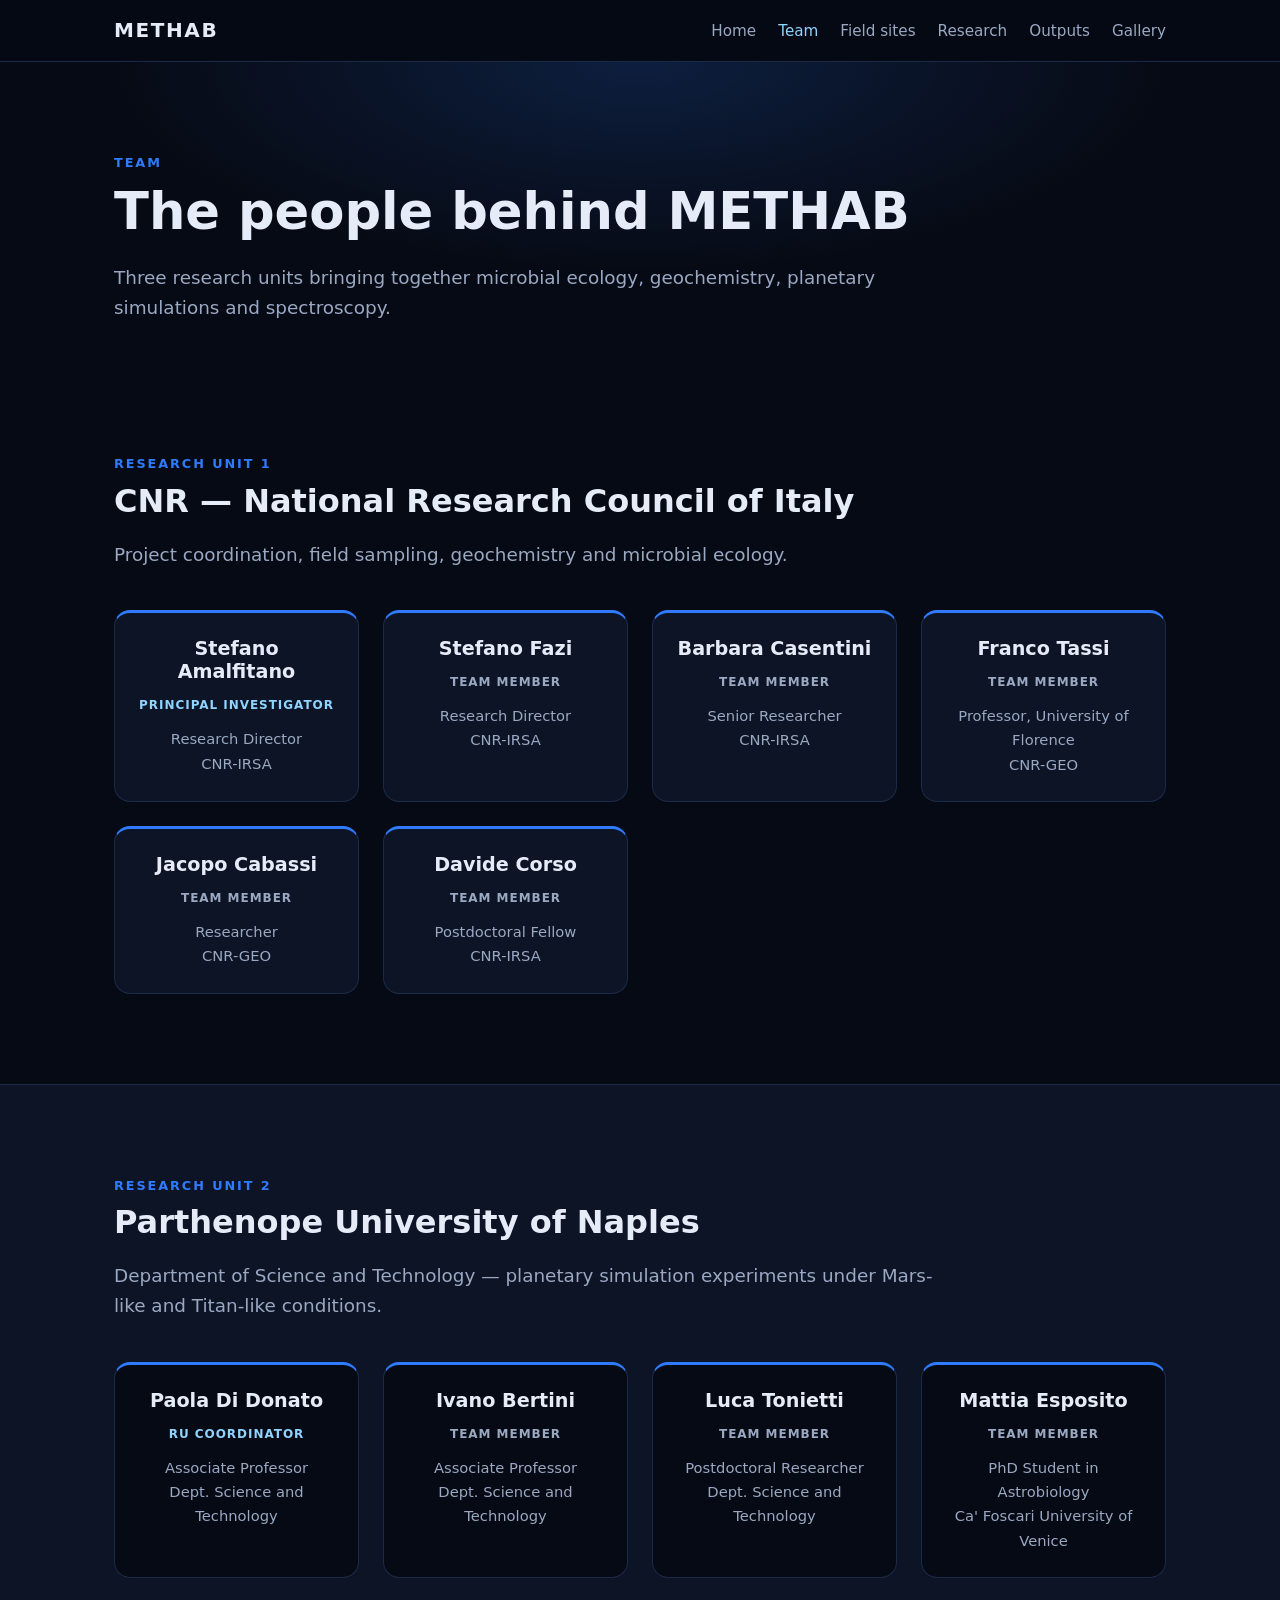
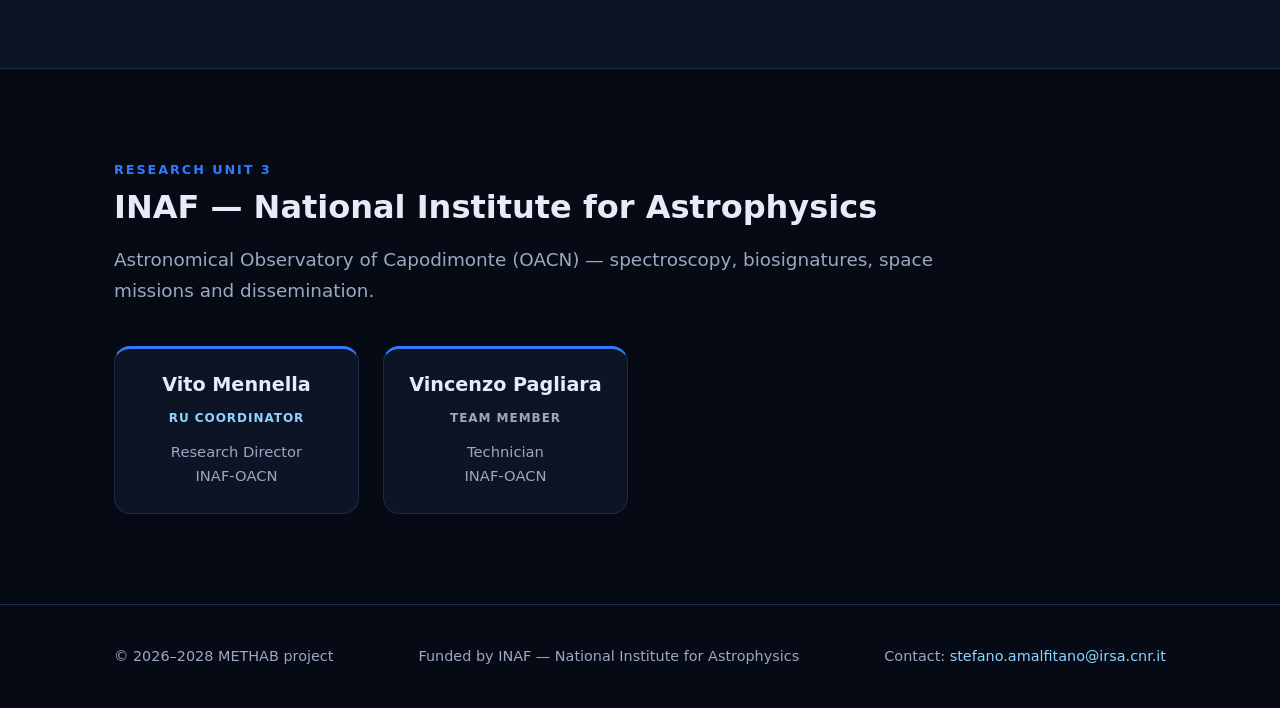
<file: team.html>
<!DOCTYPE html>
<html lang="en">
<head>
  <meta charset="UTF-8">
  <meta name="viewport" content="width=device-width, initial-scale=1.0">
  <title>Team — METHAB</title>
  <meta name="description" content="The METHAB team: three research units from CNR, Parthenope University and INAF.">
  <link rel="stylesheet" href="style.css">

  <!-- Icons (browser tab, phone home screen) -->
  <link rel="icon" type="image/png" sizes="32x32" href="favicon-32.png">
  <link rel="icon" type="image/png" sizes="192x192" href="favicon-192.png">
  <link rel="apple-touch-icon" href="apple-touch-icon.png">

  <!-- Link preview (WhatsApp, LinkedIn, email...). If the domain changes, update the URLs below. -->
  <meta property="og:type" content="website">
  <meta property="og:site_name" content="METHAB">
  <meta property="og:title" content="Team — METHAB">
  <meta property="og:description" content="The METHAB team: three research units from CNR, Parthenope University and INAF.">
  <meta property="og:url" content="https://microecolab.github.io/METHAB/team.html">
  <meta property="og:image" content="https://microecolab.github.io/METHAB/og-image.png">
  <meta name="twitter:card" content="summary_large_image">
</head>
<body>

  <!-- ================= HEADER / MENU (same on every page) ================= -->
  <header class="site-header">
    <div class="container">
      <a href="index.html" class="logo">
        METHAB
      </a>
      <!-- menu button, visible only on phones -->
      <input type="checkbox" id="menu-toggle" class="menu-toggle">
      <label for="menu-toggle" class="menu-btn" aria-label="Menu">☰</label>
      <ul class="nav">
        <li><a href="index.html">Home</a></li>
        <li><a href="team.html" class="active">Team</a></li>
        <li><a href="sites.html">Field sites</a></li>
        <li><a href="research.html">Research</a></li>
        <li><a href="outputs.html">Outputs</a></li>
        <li><a href="gallery.html">Gallery</a></li>
      </ul>
    </div>
  </header>

  <!-- ================= PAGE TITLE ================= -->
  <div class="page-head">
    <div class="container">
      <span class="eyebrow">Team</span>
      <h1>The people behind METHAB</h1>
      <p class="lead">
        Three research units bringing together microbial ecology, geochemistry,
        planetary simulations and spectroscopy.
      </p>
    </div>
  </div>

  <!-- ================= RU1 — CNR ================= -->
  <section>
    <div class="container">
      <span class="eyebrow">Research Unit 1</span>
      <h2>CNR — National Research Council of Italy</h2>
      <p class="lead">Project coordination, field sampling, geochemistry and microbial ecology.</p>

      <div class="people">
        <div class="person">
          <h3>Stefano Amalfitano</h3>
          <span class="role coord">Principal Investigator</span>
          <p>Research Director<br>CNR-IRSA</p>
        </div>
        <div class="person">
          <h3>Stefano Fazi</h3>
          <span class="role">Team member</span>
          <p>Research Director<br>CNR-IRSA</p>
        </div>
        <div class="person">
          <h3>Barbara Casentini</h3>
          <span class="role">Team member</span>
          <p>Senior Researcher<br>CNR-IRSA</p>
        </div>
        <div class="person">
          <h3>Franco Tassi</h3>
          <span class="role">Team member</span>
          <p>Professor, University of Florence<br>CNR-GEO</p>
        </div>
        <div class="person">
          <h3>Jacopo Cabassi</h3>
          <span class="role">Team member</span>
          <p>Researcher<br>CNR-GEO</p>
        </div>
        <div class="person">
          <h3>Davide Corso</h3>
          <span class="role">Team member</span>
          <p>Postdoctoral Fellow<br>CNR-IRSA</p>
        </div>
      </div>
    </div>
  </section>

  <!-- ================= RU2 — PARTHENOPE ================= -->
  <section class="alt">
    <div class="container">
      <span class="eyebrow">Research Unit 2</span>
      <h2>Parthenope University of Naples</h2>
      <p class="lead">Department of Science and Technology — planetary simulation experiments under Mars-like and Titan-like conditions.</p>

      <div class="people">
        <div class="person">
          <h3>Paola Di Donato</h3>
          <span class="role coord">RU coordinator</span>
          <p>Associate Professor<br>Dept. Science and Technology</p>
        </div>
        <div class="person">
          <h3>Ivano Bertini</h3>
          <span class="role">Team member</span>
          <p>Associate Professor<br>Dept. Science and Technology</p>
        </div>
        <div class="person">
          <h3>Luca Tonietti</h3>
          <span class="role">Team member</span>
          <p>Postdoctoral Researcher<br>Dept. Science and Technology</p>
        </div>
        <div class="person">
          <h3>Mattia Esposito</h3>
          <span class="role">Team member</span>
          <p>PhD Student in Astrobiology<br>Ca' Foscari University of Venice</p>
        </div>
      </div>
    </div>
  </section>

  <!-- ================= RU3 — INAF ================= -->
  <section>
    <div class="container">
      <span class="eyebrow">Research Unit 3</span>
      <h2>INAF — National Institute for Astrophysics</h2>
      <p class="lead">Astronomical Observatory of Capodimonte (OACN) — spectroscopy, biosignatures, space missions and dissemination.</p>

      <div class="people">
        <div class="person">
          <h3>Vito Mennella</h3>
          <span class="role coord">RU coordinator</span>
          <p>Research Director<br>INAF-OACN</p>
        </div>
        <div class="person">
          <h3>Vincenzo Pagliara</h3>
          <span class="role">Team member</span>
          <p>Technician<br>INAF-OACN</p>
        </div>
      </div>
    </div>
  </section>

  <!-- ================= FOOTER (same on every page) ================= -->
  <footer class="site-footer">
    <div class="container">
      <span>© 2026–2028 METHAB project</span>
      <span>Funded by INAF — National Institute for Astrophysics</span>
      <span>Contact: <a href="mailto:stefano.amalfitano@irsa.cnr.it">stefano.amalfitano@irsa.cnr.it</a></span>
    </div>
  </footer>

</body>
</html>
</file>
<file: style.css>
/* ==========================================================
   METHAB — shared stylesheet
   Used by every page of the site.
   ========================================================== */

/* ---------- Colours (change them here, they apply everywhere) ---------- */
:root {
  --bg:        #060a14;   /* night / space background          */
  --bg-soft:   #0c1426;   /* cards and alternate sections      */
  --line:      #1b2a47;   /* borders                           */
  --flame:     #2f7bff;   /* methane flame blue (main accent)  */
  --flame-in:  #8fd3ff;   /* light inner cone of the flame     */
  --text:      #e6ecf7;   /* main text                         */
  --muted:     #9aa8c2;   /* secondary text                    */
  --max:       1100px;    /* max page width                    */
}

/* ---------- Base ---------- */
* { box-sizing: border-box; margin: 0; padding: 0; }

html { scroll-behavior: smooth; }

body {
  background: var(--bg);
  color: var(--text);
  font-family: system-ui, -apple-system, "Segoe UI", Roboto, Helvetica, Arial, sans-serif;
  font-size: 17px;
  line-height: 1.65;
}

a { color: var(--flame-in); text-decoration: none; }
a:hover { text-decoration: underline; }

img { max-width: 100%; display: block; }

.container { max-width: var(--max); margin: 0 auto; padding: 0 24px; }

h1, h2, h3 { line-height: 1.2; font-weight: 700; }
h2 { font-size: 2rem; margin-bottom: 0.6em; }
h3 { font-size: 1.2rem; margin-bottom: 0.4em; }

/* small blue label above section titles */
.eyebrow {
  display: block;
  color: var(--flame);
  font-size: 0.8rem;
  font-weight: 700;
  letter-spacing: 0.15em;
  text-transform: uppercase;
  margin-bottom: 0.6em;
}

/* ---------- Header / menu ---------- */
.site-header {
  position: sticky;
  top: 0;
  z-index: 10;
  background: rgba(6, 10, 20, 0.85);
  backdrop-filter: blur(8px);
  border-bottom: 1px solid var(--line);
}

.site-header .container {
  display: flex;
  align-items: center;
  justify-content: space-between;
  flex-wrap: wrap;
  gap: 12px;
  padding-top: 14px;
  padding-bottom: 14px;
}

.logo {
  display: flex;
  align-items: center;
  gap: 10px;
  color: var(--text);
  font-weight: 800;
  font-size: 1.25rem;
  letter-spacing: 0.08em;
}
.logo:hover { text-decoration: none; }

.nav { display: flex; flex-wrap: wrap; gap: 4px 22px; list-style: none; }
.nav a { color: var(--muted); font-size: 0.95rem; }
.nav a:hover { color: var(--text); text-decoration: none; }
.nav a.active { color: var(--flame-in); }

/* ---------- Hero (top of home page) ---------- */
.hero {
  position: relative;
  overflow: hidden;
  padding: 120px 0 110px;
  text-align: center;
  /* the "flame glow" */
  background:
    radial-gradient(ellipse 45% 55% at 50% 105%, rgba(143, 211, 255, 0.35), transparent 70%),
    radial-gradient(ellipse 70% 80% at 50% 110%, rgba(47, 123, 255, 0.45), transparent 70%),
    var(--bg);
}

.hero-logo {
  width: 260px;
  max-width: 70%;
  margin: 0 auto 28px;
  filter: drop-shadow(0 10px 40px rgba(47, 123, 255, 0.25));
}

.hero h1 {
  font-size: clamp(3rem, 9vw, 6rem);
  letter-spacing: 0.12em;
  background: linear-gradient(180deg, #ffffff 30%, var(--flame-in));
  -webkit-background-clip: text;
  background-clip: text;
  color: transparent;
}

.hero .subtitle {
  max-width: 760px;
  margin: 18px auto 36px;
  color: var(--muted);
  font-size: 1.15rem;
}

.btn {
  display: inline-block;
  padding: 12px 26px;
  border-radius: 999px;
  border: 1px solid var(--flame);
  color: var(--text);
  font-weight: 600;
  margin: 6px;
}
.btn:hover { text-decoration: none; background: rgba(47, 123, 255, 0.15); }
.btn.primary { background: var(--flame); }
.btn.primary:hover { background: #4a8cff; }

/* ---------- Sections ---------- */
section { padding: 90px 0; }
section.alt { background: var(--bg-soft); border-top: 1px solid var(--line); border-bottom: 1px solid var(--line); }

.lead { font-size: 1.15rem; color: var(--muted); max-width: 820px; }
.lead + .lead { margin-top: 1em; }

/* ---------- Key numbers strip ---------- */
.stats {
  display: grid;
  grid-template-columns: repeat(auto-fit, minmax(180px, 1fr));
  gap: 20px;
  text-align: center;
}
.stat .num { font-size: 2.6rem; font-weight: 800; color: var(--flame-in); }
.stat .label { color: var(--muted); font-size: 0.95rem; }

/* ---------- Cards ---------- */
.cards {
  display: grid;
  grid-template-columns: repeat(auto-fit, minmax(260px, 1fr));
  gap: 24px;
  margin-top: 40px;
}

.card {
  background: var(--bg-soft);
  border: 1px solid var(--line);
  border-radius: 16px;
  padding: 28px;
}
section.alt .card { background: var(--bg); }
.card p { color: var(--muted); }
.card .tag { color: var(--flame); font-size: 0.8rem; font-weight: 700; letter-spacing: 0.1em; text-transform: uppercase; }

/* ---------- Partners ---------- */
.partners {
  display: grid;
  grid-template-columns: repeat(auto-fit, minmax(240px, 1fr));
  gap: 24px;
  margin-top: 40px;
}
.partner {
  border: 1px solid var(--line);
  border-radius: 16px;
  padding: 28px;
  text-align: center;
}
.partner p { color: var(--muted); font-size: 0.95rem; }

/* ---------- Page title (inner pages) ---------- */
.page-head {
  padding: 90px 0 40px;
  background:
    radial-gradient(ellipse 60% 100% at 50% 0%, rgba(47, 123, 255, 0.18), transparent 70%),
    var(--bg);
}
.page-head h1 { font-size: clamp(2.2rem, 5vw, 3.2rem); margin-bottom: 0.4em; }

/* ---------- People (team page) ---------- */
.people {
  display: grid;
  grid-template-columns: repeat(auto-fill, minmax(220px, 1fr));
  gap: 24px;
  margin-top: 40px;
}
.person {
  background: var(--bg-soft);
  border: 1px solid var(--line);
  border-radius: 16px;
  border-top: 3px solid var(--flame);
  padding: 24px 20px;
  text-align: center;
}
section.alt .person { background: var(--bg); }
.person h3 { margin-bottom: 6px; }
.person p { color: var(--muted); font-size: 0.92rem; margin-top: 10px; }
.role {
  display: inline-block;
  font-size: 0.75rem;
  font-weight: 700;
  letter-spacing: 0.08em;
  text-transform: uppercase;
  color: var(--muted);
}
.role.coord { color: var(--flame-in); }

/* ---------- Field sites ---------- */
:root {
  /* shown when a site photo is missing */
  --photo-fallback: linear-gradient(160deg, #1c3c78, #0c1426 70%);
}
.site {
  display: grid;
  grid-template-columns: 1fr 1fr;
  gap: 48px;
  align-items: center;
  margin-bottom: 80px;
}
.site:last-child { margin-bottom: 0; }
.site.reverse .site-photo { order: 2; }   /* photo on the right */
.site-photo {
  aspect-ratio: 4 / 3;
  border-radius: 16px;
  border: 1px solid var(--line);
  background-size: cover;
  background-position: center;
}
.site-text .tag { color: var(--flame); font-size: 0.8rem; font-weight: 700; letter-spacing: 0.1em; text-transform: uppercase; }
.site-text h2 { margin-top: 6px; }
.site-text p { color: var(--muted); }

@media (max-width: 760px) {
  .site { grid-template-columns: 1fr; gap: 20px; }
  .site.reverse .site-photo { order: 0; }
}

/* ---------- Research lines ---------- */
.line {
  display: grid;
  grid-template-columns: 110px 1fr;
  gap: 24px;
  padding: 56px 0;
  border-bottom: 1px solid var(--line);
}
.line:first-child { padding-top: 0; }
.line:last-child { border-bottom: none; padding-bottom: 0; }
.line-num {
  font-size: 3.5rem;
  font-weight: 800;
  line-height: 1;
  /* outline effect made with shadows: -webkit-text-stroke showed glitches
     on some fonts (e.g. the "2" on Mac) */
  color: var(--bg);
  text-shadow:
    -1.5px -1.5px 0 var(--flame),  1.5px -1.5px 0 var(--flame),
    -1.5px  1.5px 0 var(--flame),  1.5px  1.5px 0 var(--flame),
     0     -1.5px 0 var(--flame),  0      1.5px 0 var(--flame),
    -1.5px  0     0 var(--flame),  1.5px  0     0 var(--flame);
}
.line-body .tag { color: var(--flame); font-size: 0.8rem; font-weight: 700; letter-spacing: 0.1em; text-transform: uppercase; }
.line-body h2 { margin-top: 6px; }
.line-body .cards { margin-top: 28px; }

@media (max-width: 760px) {
  .line { grid-template-columns: 1fr; gap: 8px; }
}

/* ---------- Timeline ---------- */
.timeline {
  display: grid;
  grid-template-columns: 240px 1fr;
  gap: 10px 20px;
  margin-top: 40px;
  align-items: center;
}
.tl-axis {
  grid-column: 2;
  display: grid;
  grid-template-columns: repeat(24, 1fr);
  color: var(--muted);
  font-size: 0.8rem;
  border-bottom: 1px solid var(--line);
  padding-bottom: 6px;
}
.tl-axis span { border-left: 1px solid var(--line); padding-left: 6px; }
.tl-label { color: var(--muted); font-size: 0.92rem; text-align: right; }
.tl-row {
  display: grid;
  grid-template-columns: repeat(24, 1fr);
  height: 18px;
}
.tl-bar { border-radius: 999px; background: var(--flame); }
.tl-bar.b2 { background: #5a9bff; }
.tl-bar.b3 { background: var(--flame-in); }
.tl-bar.b4 { background: #c9e9ff; }
.tl-bar.b5 { background: #3b4f75; }

@media (max-width: 760px) {
  .timeline { grid-template-columns: 1fr; }
  .tl-axis { grid-column: 1; }
  .tl-label { text-align: left; margin-top: 8px; }
}

/* ---------- Footer ---------- */
.site-footer {
  border-top: 1px solid var(--line);
  padding: 40px 0;
  color: var(--muted);
  font-size: 0.9rem;
}
.site-footer .container { display: flex; flex-wrap: wrap; justify-content: space-between; gap: 16px; }

/* ---------- Timeline milestones (project meetings) ---------- */
.tl-ms {
  width: 14px;
  height: 14px;
  justify-self: center;
  align-self: center;
  transform: rotate(45deg);
  border: 2px solid var(--flame-in);
  background: var(--bg-soft);
}
.tl-ms.done { background: var(--flame-in); }
.tl-note { margin-top: 24px; color: var(--muted); font-size: 0.9rem; }
.tl-note .tl-ms { display: inline-block; width: 10px; height: 10px; margin: 0 8px 0 16px; }
.tl-note .tl-ms:first-child { margin-left: 0; }

/* ---------- Timeline month cells (subtle grid behind the bars) ---------- */
.tl-row {
  height: 22px;
  background: repeating-linear-gradient(
    to right,
    rgba(143, 211, 255, 0.05) 0,
    rgba(143, 211, 255, 0.05) calc(100% / 24 - 2px),
    transparent calc(100% / 24 - 2px),
    transparent calc(100% / 24)
  );
  border-radius: 4px;
}
.tl-bar { margin: 3px 0; }

/* ---------- Publications (outputs page) ---------- */
.pubs { margin-top: 32px; }
.pub {
  display: grid;
  grid-template-columns: 90px 1fr;
  gap: 24px;
  padding: 28px 0;
  border-bottom: 1px solid var(--line);
}
.pub:first-child { border-top: 1px solid var(--line); }
.pub-year { font-size: 1.4rem; font-weight: 800; color: var(--flame); }
.pub-body h3 { font-size: 1.15rem; margin-bottom: 8px; }
.pub-body h3 a { color: var(--text); }
.pub-body h3 a:hover { color: var(--flame-in); }
.pub-authors { color: var(--muted); }
.pub-authors strong { color: var(--text); font-weight: 600; }
.pub-journal { color: var(--muted); font-size: 0.95rem; margin-top: 4px; }
.pub-links { margin-top: 10px; font-size: 0.9rem; display: flex; flex-wrap: wrap; gap: 12px; align-items: center; }
.pub-oa {
  font-size: 0.72rem;
  font-weight: 700;
  letter-spacing: 0.08em;
  text-transform: uppercase;
  color: var(--flame-in);
  border: 1px solid var(--flame);
  border-radius: 999px;
  padding: 2px 10px;
}
@media (max-width: 760px) {
  .pub { grid-template-columns: 1fr; gap: 6px; }
}

/* ---------- Gallery carousel ---------- */
.carousel { position: relative; }
.track {
  display: flex;
  overflow-x: auto;
  scroll-snap-type: x mandatory;
  scrollbar-width: none;              /* hide scrollbar (Firefox) */
}
.track::-webkit-scrollbar { display: none; }  /* hide scrollbar (Chrome/Safari) */
.slide {
  flex: 0 0 100%;
  scroll-snap-align: start;
}
.frame {
  aspect-ratio: 16 / 9;
  max-height: 70vh;
  width: 100%;
  border-radius: 16px;
  border: 1px solid var(--line);
  overflow: hidden;
  background: var(--photo-fallback);   /* shown while a photo is missing */
}
.frame img { width: 100%; height: 100%; object-fit: cover; }
.slide figcaption { margin-top: 14px; color: var(--muted); text-align: center; }
.car-btn {
  position: absolute;
  top: calc(50% - 22px);
  transform: translateY(-50%);
  width: 48px;
  height: 48px;
  border-radius: 50%;
  border: 1px solid var(--flame);
  background: rgba(6, 10, 20, 0.7);
  color: var(--text);
  font-size: 1.8rem;
  line-height: 1;
  cursor: pointer;
}
.car-btn:hover { background: var(--flame); }
.car-btn.prev { left: 16px; }
.car-btn.next { right: 16px; }
.car-counter { margin-top: 8px; text-align: center; color: var(--flame-in); font-size: 0.9rem; font-weight: 600; }
.carousel.single .car-btn { display: none; }   /* no arrows with 0–1 photos */

/* ---------- Budget of each research unit (home page) ---------- */
.partner .budget {
  margin-top: 14px;
  color: var(--flame-in);
  font-size: 1.1rem;
  font-weight: 700;
}

/* ---------- Key numbers in bordered boxes (home page) ---------- */
.stat {
  border: 1px solid var(--line);
  border-radius: 16px;
  padding: 28px 16px;
  background: var(--bg-soft);
}

/* ---------- Mobile menu (☰ button on phones) ---------- */
.menu-toggle, .menu-btn { display: none; }

@media (max-width: 760px) {
  .menu-btn {
    display: block;
    font-size: 1.6rem;
    line-height: 1;
    color: var(--text);
    cursor: pointer;
    padding: 4px 8px;
  }
  .nav {
    display: none;              /* hidden until ☰ is tapped */
    width: 100%;
    flex-direction: column;
    gap: 0;
    padding: 8px 0 4px;
  }
  .nav a { display: block; padding: 10px 0; font-size: 1.05rem; border-top: 1px solid var(--line); }
  .menu-toggle:checked ~ .nav { display: flex; }
}

/* ---------- Full-screen viewer (gallery) ---------- */
.frame img { cursor: zoom-in; }
.car-full {
  position: absolute;
  top: 14px;
  right: 14px;
  width: 40px;
  height: 40px;
  border-radius: 10px;
  border: 1px solid var(--line);
  background: rgba(6, 10, 20, 0.7);
  color: var(--text);
  font-size: 1.2rem;
  cursor: pointer;
}
.car-full:hover { background: var(--flame); }
.carousel.empty .car-full { display: none; }

.lightbox {
  position: fixed;
  inset: 0;
  z-index: 100;
  background: rgba(3, 5, 10, 0.96);
  display: flex;
  align-items: center;
  justify-content: center;
}
.lightbox[hidden] { display: none; }
.lb-img {
  max-width: calc(100vw - 160px);   /* leave room for the arrows */
  max-height: 86vh;
  object-fit: contain;
  border-radius: 6px;
}
.lb-caption {
  position: absolute;
  bottom: 18px;
  left: 0;
  right: 0;
  text-align: center;
  color: var(--muted);
  font-size: 0.95rem;
}
.lightbox button {
  position: absolute;
  background: rgba(255, 255, 255, 0.08);
  border: 1px solid rgba(255, 255, 255, 0.15);
  color: #fff;
  cursor: pointer;
  border-radius: 50%;
  width: 48px;
  height: 48px;
  font-size: 1.6rem;
  line-height: 1;
}
.lightbox button:hover { background: var(--flame); }
.lb-close { top: 18px; right: 18px; font-size: 1.2rem !important; }
.lb-prev  { left: 18px;  top: 50%; transform: translateY(-50%); }
.lb-next  { right: 18px; top: 50%; transform: translateY(-50%); }
.lightbox.single .lb-prev, .lightbox.single .lb-next { display: none; }
@media (max-width: 760px) {
  .lb-img { max-width: 100vw; border-radius: 0; }   /* phones: full width, swipe to change photo */
  .lb-prev, .lb-next { top: auto !important; bottom: 60px; transform: none !important; }
}
.frame video { width: 100%; height: 100%; object-fit: contain; background: #000; }

/* ---------- Round "scroll down" button with pulsing glow (home hero) ---------- */
.cue-ring {
  display: inline-flex;
  align-items: center;
  justify-content: center;
  width: 54px;
  height: 54px;
  margin-top: 6px;
  border-radius: 50%;
  border: 1px solid var(--flame);
  color: var(--flame-in);
  font-size: 1.4rem;
  animation: pulse 2.4s ease-out infinite;
}
.cue-ring:hover { text-decoration: none; background: var(--flame); color: #fff; }
@keyframes pulse {
  0%   { box-shadow: 0 0 0 0    rgba(47, 123, 255, 0.55); }
  70%  { box-shadow: 0 0 0 18px rgba(47, 123, 255, 0); }
  100% { box-shadow: 0 0 0 0    rgba(47, 123, 255, 0); }
}

/* ---------- Figures from the project (home, research) ---------- */
.figure { margin-top: 48px; }
.figure img {
  width: 100%;
  border-radius: 14px;
  border: 1px solid var(--line);
  cursor: zoom-in;
}
.figure.narrow { max-width: 780px; }
.figure figcaption { margin-top: 12px; color: var(--muted); font-size: 0.92rem; max-width: 820px; }
.fig-license { display: block; margin-top: 6px; font-size: 0.8rem; color: var(--muted); opacity: 0.8; }

/* ---------- Hint line (gallery page) ---------- */
.hint {
  display: inline-flex;
  align-items: center;
  gap: 10px;
  margin-top: 22px;
  padding: 8px 14px;
  border: 1px solid var(--line);
  border-radius: 999px;
  background: var(--bg-soft);
  color: var(--muted);
  font-size: 0.9rem;
}
.hint-icon { color: var(--flame-in); font-size: 1rem; }
</file>
